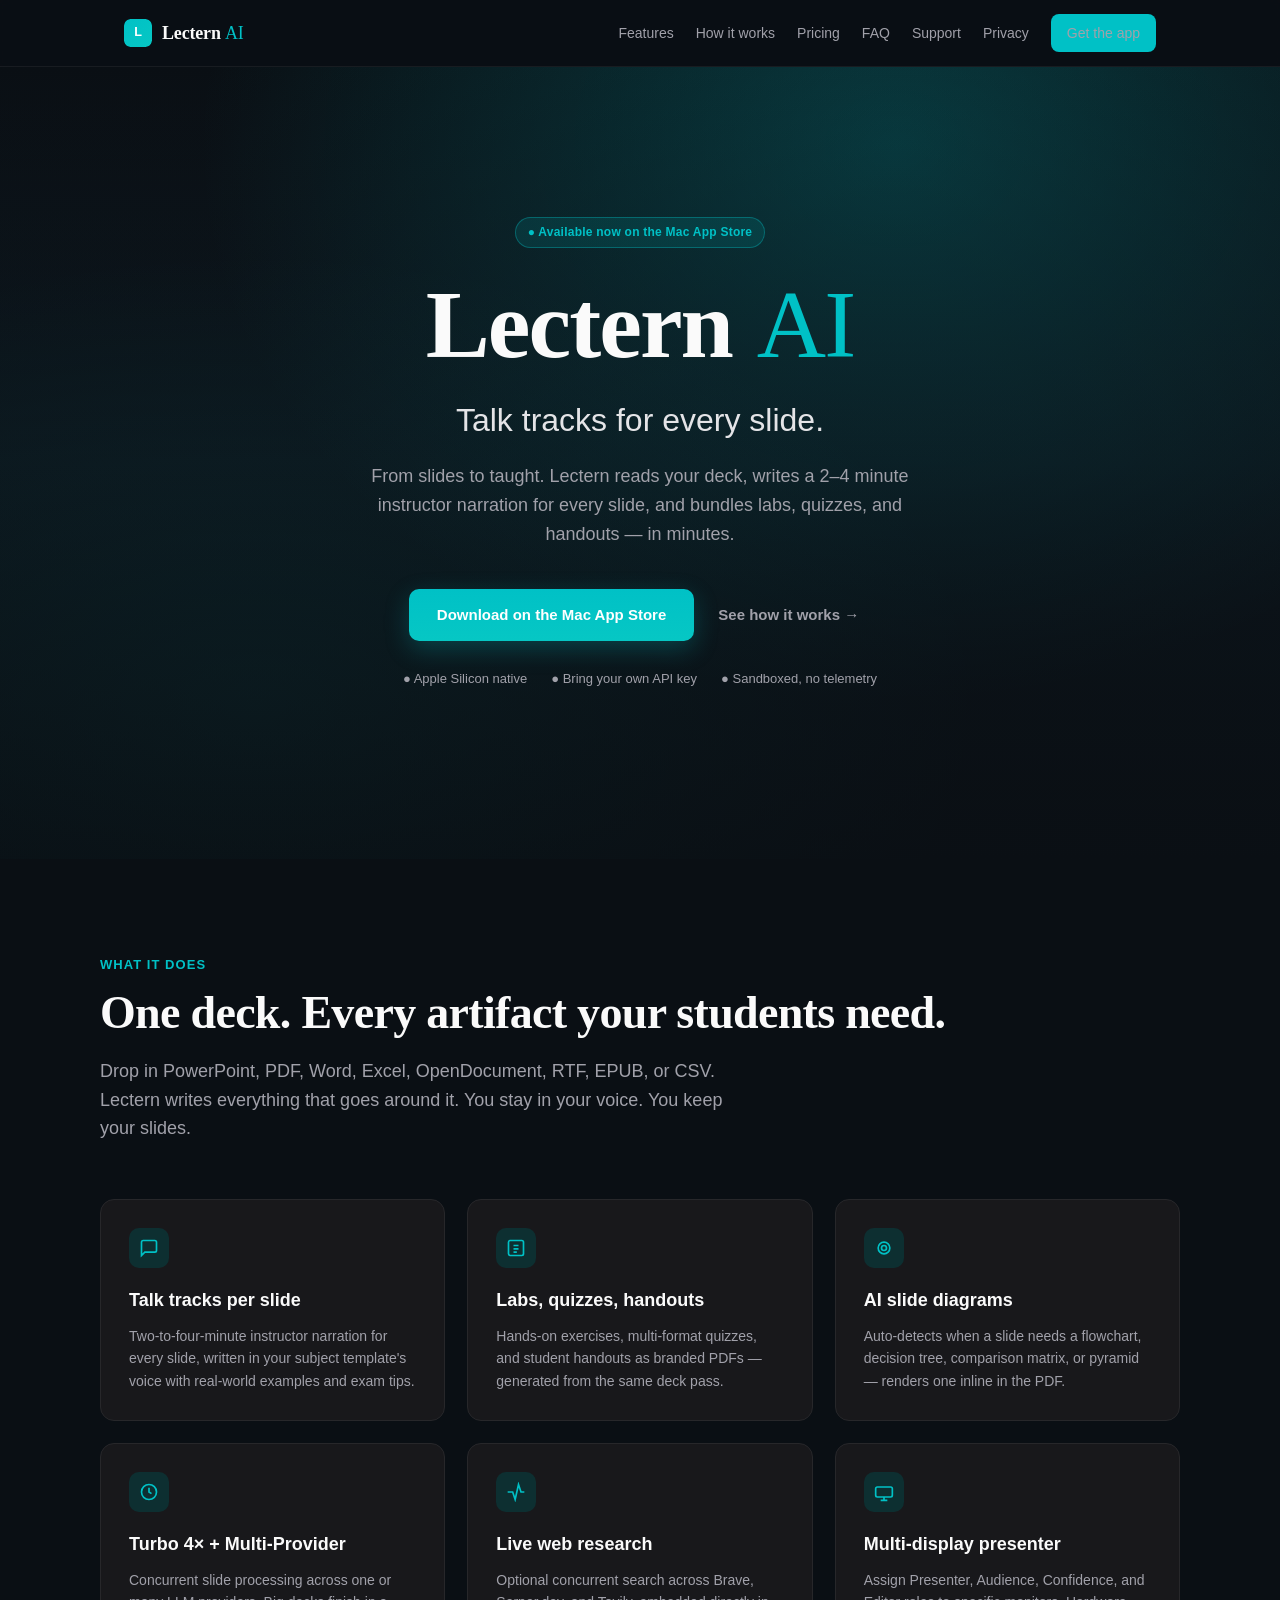
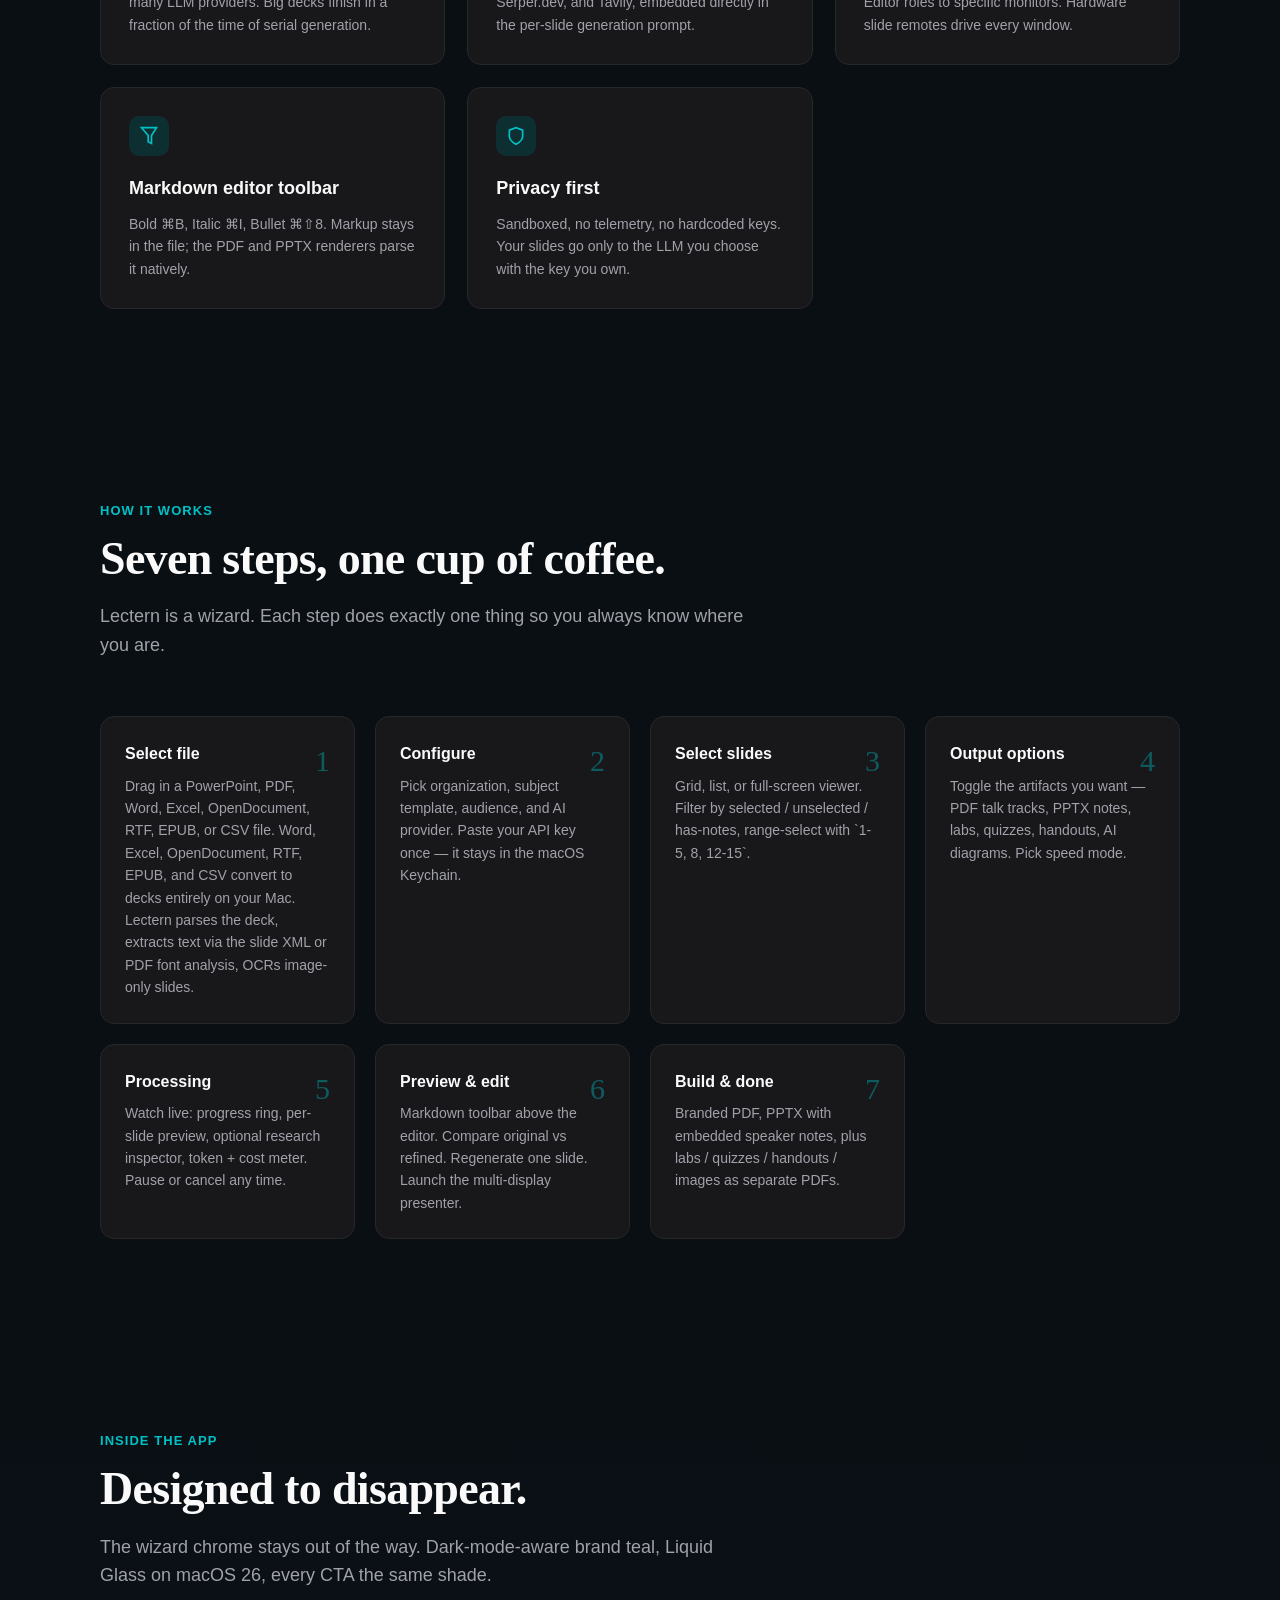
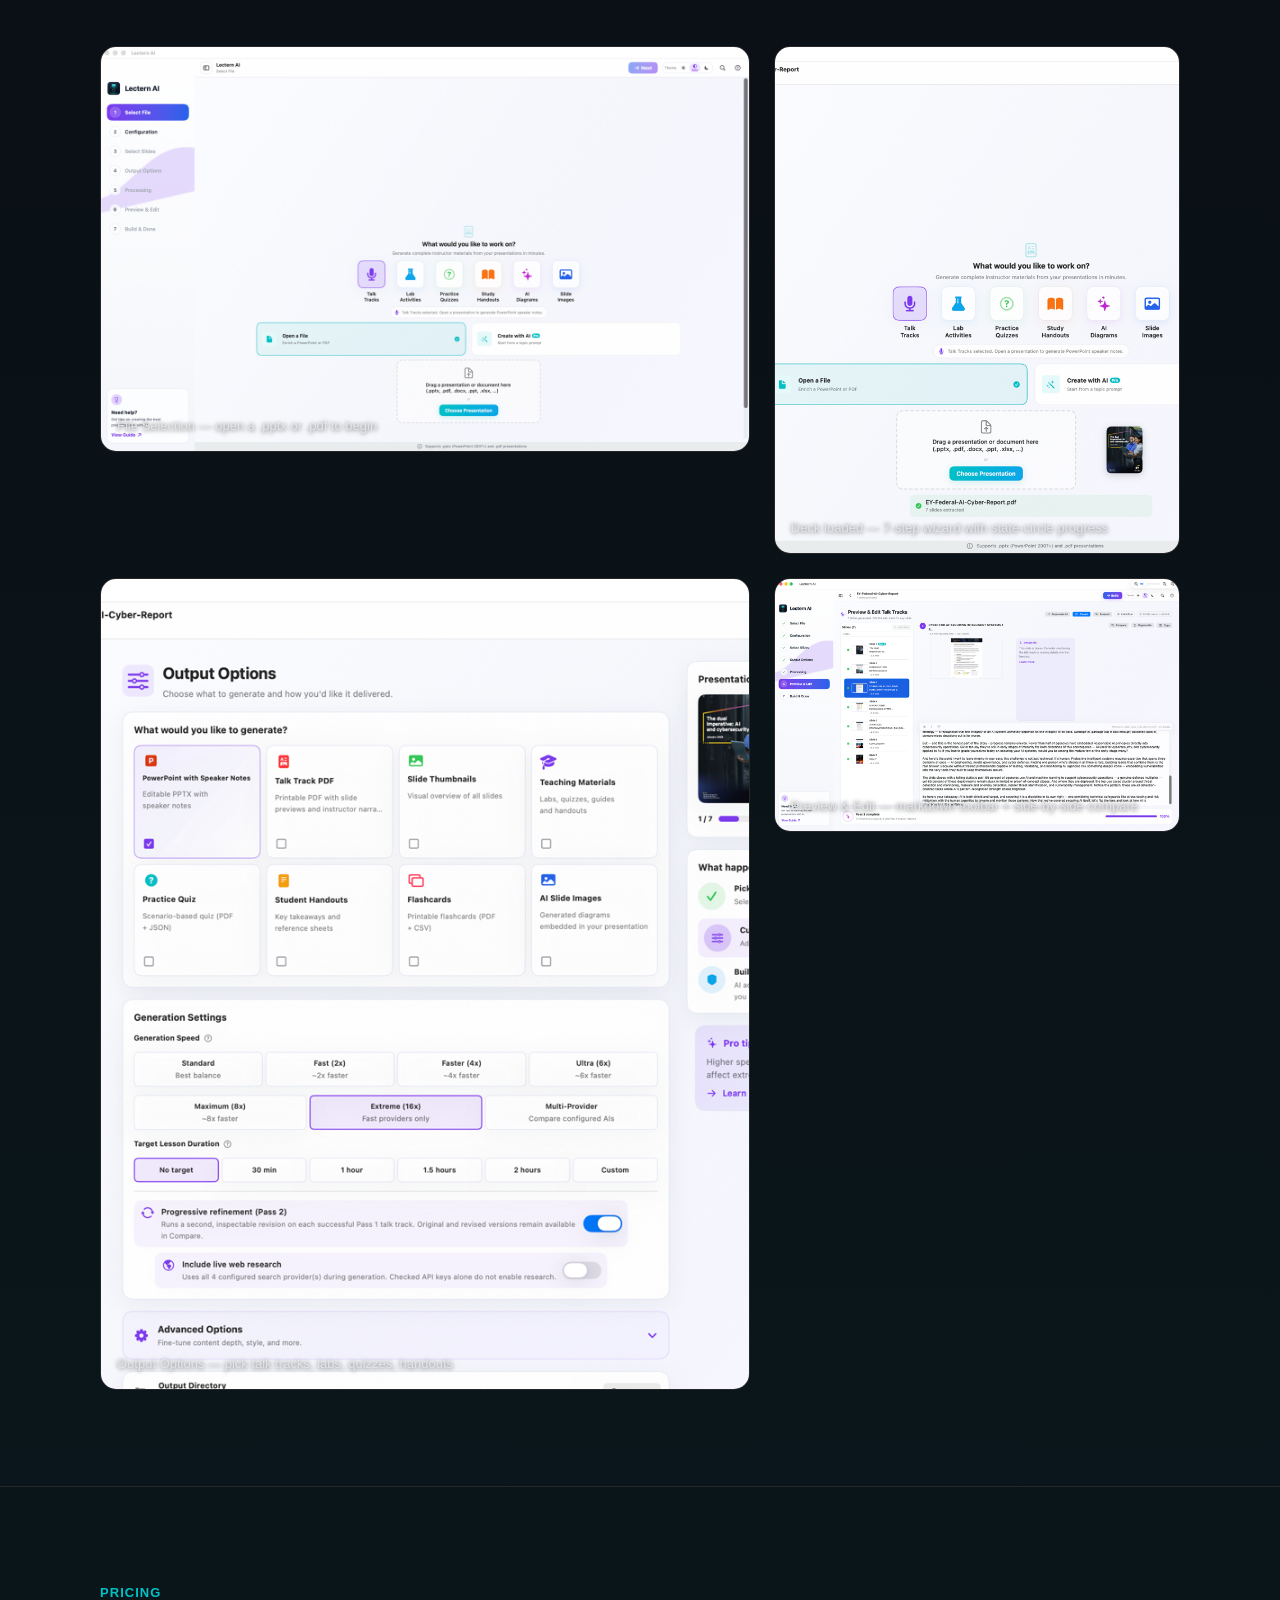
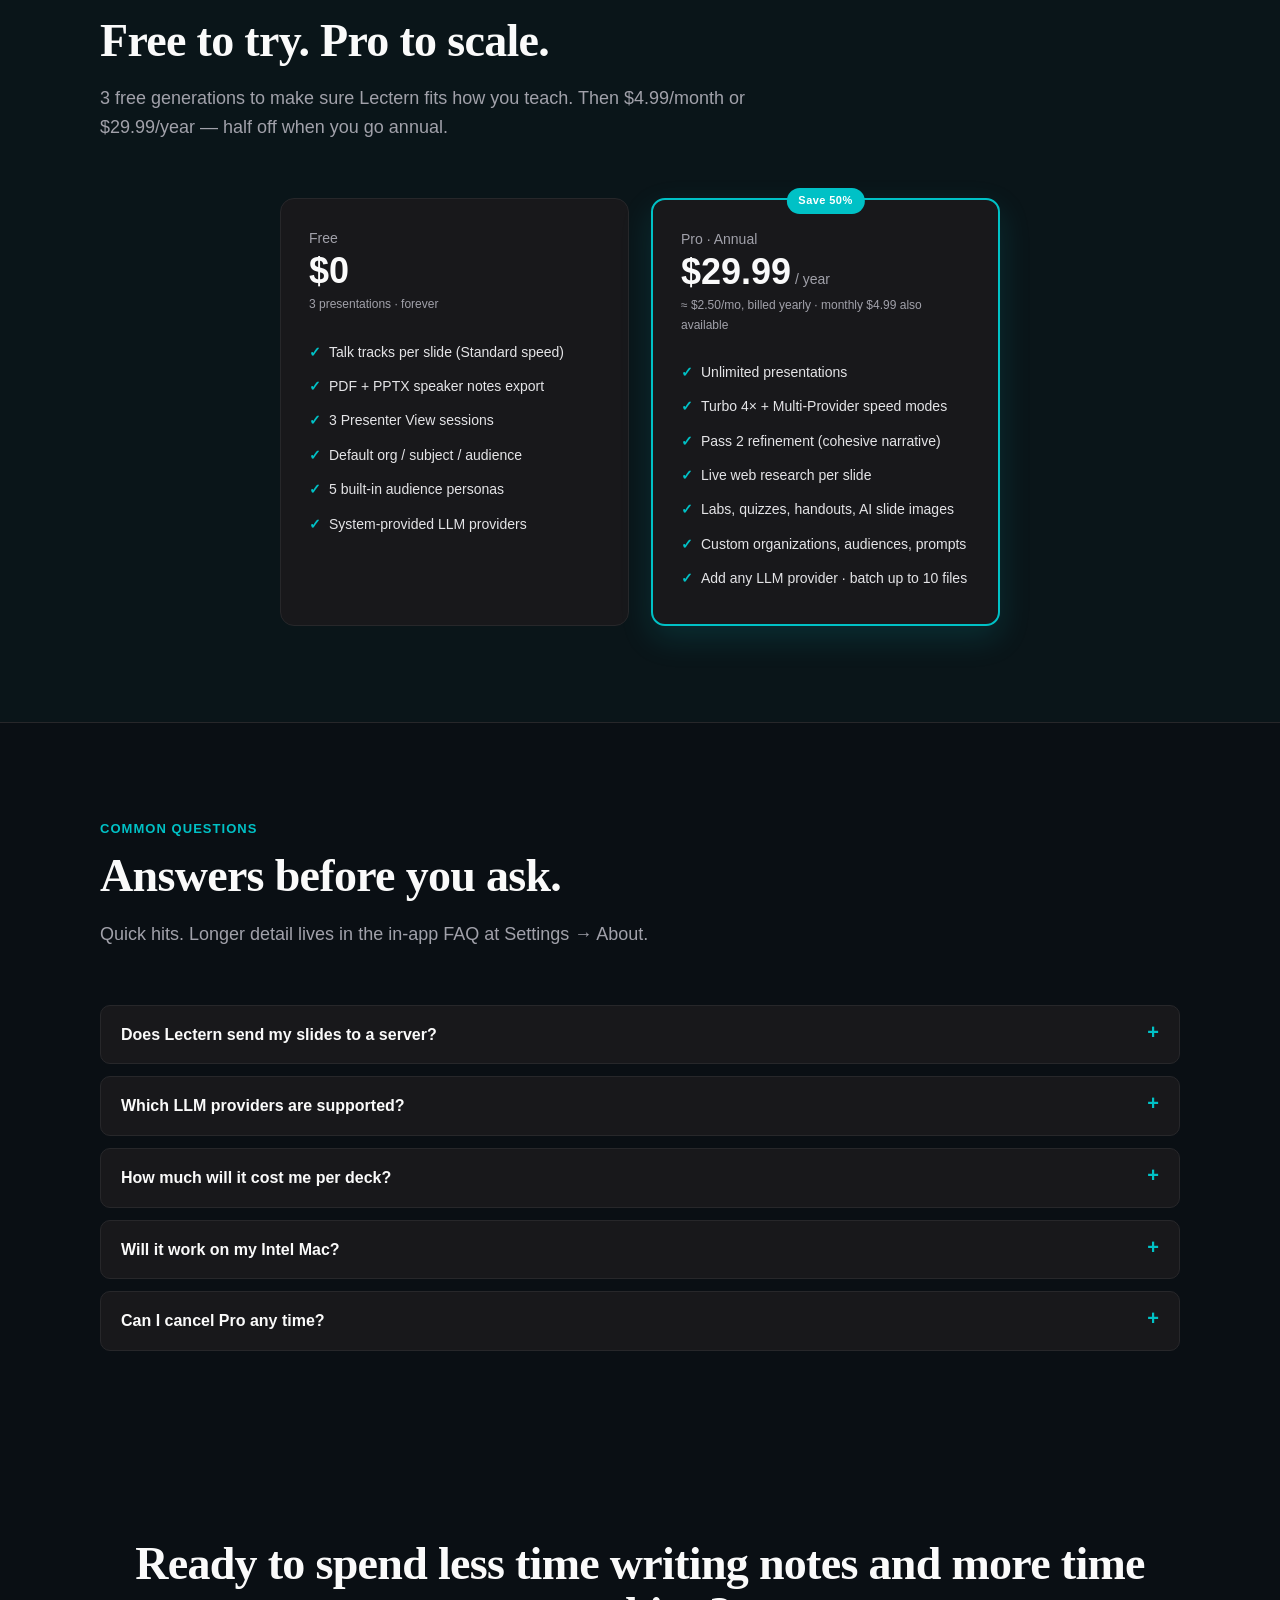
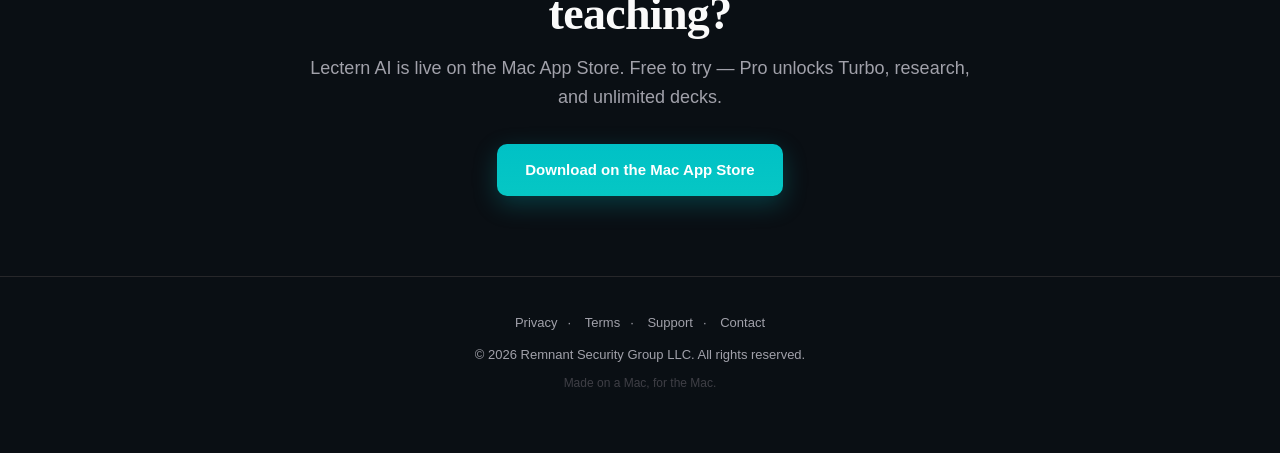
<file: index.html>
<!DOCTYPE html>
<html lang="en">
<head>
  <meta charset="UTF-8" />
  <meta name="viewport" content="width=device-width, initial-scale=1.0" />
  <title>Lectern AI — Talk tracks for every slide.</title>
  <link rel="canonical" href="https://lectern.remnantsecurity.com/" />
  <meta name="description" content="Lectern AI turns PowerPoint and PDF decks into instructor-ready teaching packages — talk tracks, labs, quizzes, handouts, AI diagrams — in minutes, on your Mac." />
  <meta property="og:site_name" content="Lectern AI">
  <meta property="og:url" content="https://lectern.remnantsecurity.com/">
  <link rel="icon" type="image/svg+xml" href="/favicon.svg" />
  <link rel="apple-touch-icon" sizes="180x180" href="/apple-touch-icon.png" />
  <meta property="og:title" content="Lectern AI — Talk tracks for every slide." />
  <meta property="og:description" content="From slides to taught. Lectern reads your deck, writes a 2–4 minute talk track for every slide, and bundles labs, quizzes, and handouts. Native macOS, BYOK." />
  <meta property="og:image" content="https://lectern.remnantsecurity.com/og-card.png" />
  <meta property="og:image:width" content="1200" />
  <meta property="og:image:height" content="630" />
  <meta property="og:image:alt" content="Lectern AI: Talk tracks for every slide — Native macOS, BYOK." />
  <meta property="og:type" content="website" />
  <meta name="twitter:card" content="summary_large_image" />
  <meta name="theme-color" content="#0A0F14" />
  <style>
    :root {
      --brand: #00C1C6;
      --brand-dark: #06C7C4;
      --brand-hover: #33D1D5;
      --brand-muted: #0D2F31;
      --accent-amber: #F59E0B;
      --navy: #0A0F14;
      --slate: #1C1C1E;
      --neutral-100: #18181B;
      --neutral-200: #27272A;
      --neutral-300: #3F3F46;
      --neutral-500: #A1A1AA;
      --neutral-700: #E4E4E7;
      --neutral-900: #FAFAFA;
    }
    * { box-sizing: border-box; margin: 0; padding: 0; }
    html { scroll-behavior: smooth; }
    body {
      background: var(--navy);
      color: var(--neutral-700);
      font-family: -apple-system, BlinkMacSystemFont, "Segoe UI", Roboto, Helvetica, sans-serif;
      line-height: 1.6;
      -webkit-font-smoothing: antialiased;
      text-rendering: optimizeLegibility;
    }
    a { color: var(--brand); text-decoration: none; }
    a:hover { color: var(--brand-hover); }

    /* ── Nav ─────────────────────────────────────────────── */
    nav.topbar {
      position: sticky; top: 0; z-index: 50;
      backdrop-filter: blur(18px) saturate(140%);
      -webkit-backdrop-filter: blur(18px) saturate(140%);
      background: rgba(10, 15, 20, 0.7);
      border-bottom: 1px solid rgba(255, 255, 255, 0.06);
    }
    nav.topbar .inner {
      max-width: 1080px; margin: 0 auto;
      padding: 14px 24px;
      display: flex; align-items: center; gap: 16px;
    }
    nav.topbar .brand-mark {
      display: flex; align-items: center; gap: 10px;
      color: var(--neutral-900);
    }
    nav.topbar .brand-mark img { width: 28px; height: 28px; border-radius: 6px; }
    nav.topbar .brand-mark .name {
      font-family: "New York", Charter, Georgia, serif;
      font-weight: 600; font-size: 18px; letter-spacing: -0.01em;
    }
    nav.topbar .brand-mark .name .ai {
      font-weight: 300; color: var(--brand);
    }
    nav.topbar .links { margin-left: auto; display: flex; gap: 22px; align-items: center; }
    nav.topbar .links a {
      color: var(--neutral-500); font-size: 14px; font-weight: 500;
    }
    nav.topbar .links a:hover { color: var(--neutral-900); }
    nav.topbar .cta {
      padding: 8px 16px;
      background: var(--brand); color: #fff;
      border-radius: 8px; font-size: 13px; font-weight: 600;
    }
    nav.topbar .cta:hover { background: var(--brand-hover); color: #fff; }

    /* ── Hero ────────────────────────────────────────────── */
    header.hero {
      position: relative;
      min-height: 88vh;
      display: flex; align-items: center; justify-content: center;
      padding: 80px 24px 100px;
      overflow: hidden;
    }
    header.hero::before {
      content: "";
      position: absolute; inset: 0;
      background:
        radial-gradient(ellipse at 70% 10%, rgba(0,193,198,0.28), transparent 55%),
        radial-gradient(ellipse at 20% 80%, rgba(6,199,196,0.12), transparent 50%),
        linear-gradient(180deg, #0A0F14 0%, #0D1A22 50%, #0A0F14 100%);
      z-index: 0;
    }
    header.hero::after {
      content: "";
      position: absolute; inset: 0;
      background: linear-gradient(180deg, rgba(10,15,20,0.15) 0%, rgba(10,15,20,0.75) 100%);
      z-index: 1;
    }
    header.hero .inner {
      position: relative; z-index: 2;
      max-width: 760px; text-align: center;
    }
    header.hero .badge {
      display: inline-flex; align-items: center; gap: 6px;
      padding: 5px 12px;
      background: rgba(0, 193, 198, 0.12);
      border: 1px solid rgba(0, 193, 198, 0.35);
      color: var(--brand);
      border-radius: 999px;
      font-size: 12px; font-weight: 600;
      margin-bottom: 28px;
      letter-spacing: 0.02em;
    }
    .wordmark {
      font-size: clamp(52px, 9vw, 96px);
      line-height: 1; margin-bottom: 22px; letter-spacing: -0.02em;
    }
    .wordmark .name {
      font-family: "New York", Charter, "Source Serif Pro", Georgia, serif;
      font-weight: 600; color: var(--neutral-900);
    }
    .wordmark .ai {
      font-family: "New York", Charter, "Source Serif Pro", Georgia, serif;
      font-weight: 300; color: var(--brand);
    }
    .tagline {
      font-size: clamp(22px, 3vw, 32px);
      color: var(--neutral-700);
      margin-bottom: 16px;
      font-weight: 500;
    }
    .subtagline {
      font-size: clamp(15px, 1.7vw, 18px);
      color: var(--neutral-500);
      max-width: 580px; margin: 0 auto 40px;
    }
    .cta-row { display: flex; gap: 12px; justify-content: center; flex-wrap: wrap; }
    .btn {
      display: inline-flex; align-items: center; gap: 8px;
      padding: 14px 28px; border-radius: 10px;
      font-weight: 600; font-size: 15px;
      transition: transform 0.15s ease, background 0.15s ease, box-shadow 0.15s ease;
    }
    .btn-primary {
      background: linear-gradient(180deg, var(--brand) 0%, var(--brand-dark) 100%);
      color: #fff;
      box-shadow: 0 8px 24px rgba(0, 193, 198, 0.25);
    }
    .btn-primary:hover { transform: translateY(-1px); box-shadow: 0 12px 32px rgba(0, 193, 198, 0.35); color: #fff; }
    .btn-secondary {
      border: 1.5px solid var(--brand);
      color: var(--brand);
    }
    .btn-secondary:hover { background: var(--brand-muted); transform: translateY(-1px); }
    .btn-ghost {
      color: var(--neutral-500);
      padding: 14px 12px;
    }
    .btn-ghost:hover { color: var(--neutral-900); }
    .hero-meta {
      display: flex; gap: 24px; justify-content: center; flex-wrap: wrap;
      margin-top: 28px;
      color: var(--neutral-500); font-size: 13px;
    }
    .hero-meta span { display: inline-flex; align-items: center; gap: 6px; }
    .hero-meta svg { width: 14px; height: 14px; color: var(--brand); }

    /* ── Sections ────────────────────────────────────────── */
    section { padding: 96px 24px; }
    section .container { max-width: 1080px; margin: 0 auto; }
    section .eyebrow {
      color: var(--brand);
      font-size: 13px; font-weight: 600; letter-spacing: 0.08em;
      text-transform: uppercase; margin-bottom: 12px;
    }
    section h2 {
      font-family: "New York", Charter, Georgia, serif;
      font-weight: 600;
      font-size: clamp(30px, 4.5vw, 46px);
      color: var(--neutral-900);
      margin-bottom: 18px; letter-spacing: -0.015em;
      line-height: 1.1;
    }
    section .lead {
      font-size: 18px; color: var(--neutral-500);
      max-width: 660px; margin-bottom: 56px;
    }

    /* ── How it works ─────────────────────────────────────── */
    .steps { display: grid; grid-template-columns: repeat(auto-fit, minmax(220px, 1fr)); gap: 20px; }
    .step {
      padding: 24px;
      background: var(--neutral-100);
      border: 1px solid var(--neutral-200);
      border-radius: 14px;
      position: relative;
    }
    .step .num {
      position: absolute; top: 20px; right: 24px;
      font-family: "New York", Georgia, serif;
      font-size: 30px; font-weight: 300;
      color: rgba(0, 193, 198, 0.4);
    }
    .step h3 {
      color: var(--neutral-900);
      font-size: 16px; font-weight: 600;
      margin-bottom: 8px;
      padding-right: 36px;
    }
    .step p { font-size: 14px; color: var(--neutral-500); }

    /* ── Features ─────────────────────────────────────────── */
    .features { display: grid; grid-template-columns: repeat(auto-fit, minmax(260px, 1fr)); gap: 22px; }
    .feature {
      padding: 28px;
      background: var(--neutral-100);
      border: 1px solid var(--neutral-200);
      border-radius: 14px;
      transition: border-color 0.15s ease, transform 0.15s ease;
    }
    .feature:hover { border-color: rgba(0, 193, 198, 0.35); transform: translateY(-2px); }
    .feature h3 { color: var(--neutral-900); font-size: 18px; font-weight: 600; margin-bottom: 10px; }
    .feature p { font-size: 14px; color: var(--neutral-500); }
    .feature .icon {
      width: 40px; height: 40px;
      display: inline-flex; align-items: center; justify-content: center;
      background: var(--brand-muted);
      color: var(--brand);
      border-radius: 10px;
      margin-bottom: 18px;
    }
    .feature .icon svg { width: 20px; height: 20px; }

    /* ── Screenshots ──────────────────────────────────── */
    section.screens { background: linear-gradient(180deg, transparent 0%, rgba(0, 193, 198, 0.04) 100%); }
    .screen-grid { display: grid; grid-template-columns: 1.6fr 1fr; gap: 24px; }
    @media (max-width: 760px) { .screen-grid { grid-template-columns: 1fr; } }
    .screen {
      background: var(--neutral-100);
      border: 1px solid var(--neutral-200);
      border-radius: 16px;
      padding: 0; overflow: hidden;
      position: relative;
      aspect-ratio: 16/10;
      display: flex; align-items: center; justify-content: center;
      color: var(--neutral-300); font-size: 13px;
    }
    .screen.tall { aspect-ratio: 4/5; }
    .screen img { width: 100%; height: 100%; object-fit: cover; display: block; }
    .screen .placeholder {
      text-align: center; color: var(--neutral-300);
      padding: 24px;
    }
    .screen .placeholder code {
      display: block; margin-top: 8px;
      font-family: ui-monospace, SFMono-Regular, monospace; font-size: 12px;
      color: var(--brand);
    }
    .screen .caption {
      position: absolute; bottom: 14px; left: 16px; right: 16px;
      color: var(--neutral-700); font-size: 13px; font-weight: 500;
      text-shadow: 0 1px 4px rgba(0,0,0,0.6);
    }

    /* ── Pricing strip ──────────────────────────────────── */
    section.pricing { background: rgba(0, 193, 198, 0.03); border-top: 1px solid var(--neutral-200); border-bottom: 1px solid var(--neutral-200); }
    .pricing-grid { display: grid; grid-template-columns: 1fr 1fr; gap: 22px; max-width: 720px; margin: 0 auto; }
    @media (max-width: 600px) { .pricing-grid { grid-template-columns: 1fr; } }
    .plan {
      padding: 28px;
      background: var(--neutral-100);
      border: 1px solid var(--neutral-200);
      border-radius: 14px;
      position: relative;
    }
    .plan.featured {
      border-color: var(--brand); border-width: 2px;
      box-shadow: 0 12px 32px rgba(0, 193, 198, 0.15);
    }
    .plan .save {
      position: absolute; top: -12px; left: 50%; transform: translateX(-50%);
      background: var(--brand); color: #fff;
      padding: 4px 12px; border-radius: 999px;
      font-size: 11px; font-weight: 700; letter-spacing: 0.04em;
    }
    .plan .name { color: var(--neutral-500); font-size: 14px; font-weight: 500; margin-bottom: 4px; }
    .plan .price { color: var(--neutral-900); font-size: 36px; font-weight: 700; line-height: 1; }
    .plan .price small { font-size: 14px; font-weight: 500; color: var(--neutral-500); }
    .plan .sub { color: var(--neutral-500); font-size: 12px; margin-top: 6px; }
    .plan ul { list-style: none; margin: 20px 0 0; padding: 0; }
    .plan li { padding: 6px 0; color: var(--neutral-700); font-size: 14px; display: flex; gap: 8px; align-items: baseline; }
    .plan li::before { content: "✓"; color: var(--brand); font-weight: 700; }

    /* ── FAQ ──────────────────────────────────────────── */
    .faq details {
      border: 1px solid var(--neutral-200);
      border-radius: 10px;
      padding: 16px 20px;
      margin-bottom: 12px;
      background: var(--neutral-100);
    }
    .faq summary {
      cursor: pointer; font-weight: 600; color: var(--neutral-900);
      list-style: none; padding: 0;
    }
    .faq summary::after { content: "+"; float: right; color: var(--brand); font-size: 20px; line-height: 1; }
    .faq details[open] summary::after { content: "−"; }
    .faq details > div { padding-top: 12px; color: var(--neutral-500); font-size: 14px; }

    /* ── CTA banner ───────────────────────────────────── */
    section.final-cta { text-align: center; padding: 80px 24px; }
    section.final-cta h2 { margin-bottom: 14px; }
    section.final-cta .lead { margin: 0 auto 32px; }

    /* ── Footer ─────────────────────────────────────── */
    footer {
      padding: 36px 24px 60px;
      text-align: center;
      color: var(--neutral-500); font-size: 13px;
      border-top: 1px solid var(--neutral-200);
    }
    footer .links { margin-bottom: 12px; }
    footer .links a { margin: 0 10px; color: var(--neutral-500); }
    footer .links a:hover { color: var(--neutral-900); }
    footer .made { font-size: 12px; color: var(--neutral-300); margin-top: 8px; }
  </style>
<style>
    /* Mobile-only note beside Mac App Store buttons. Hidden on desktop. */
    .mac-app-cta { display: contents; }
    .mac-app-note { display: none; }
    @media (max-width: 768px) {
      nav.topbar .inner { flex-wrap: wrap; }
      nav.topbar .links {
        flex-wrap: wrap;
        justify-content: flex-end;
        row-gap: 8px;
        column-gap: 12px;
      }
      .mac-app-note {
        display: block;
        box-sizing: border-box;
        width: 100%;
        max-width: 36em;
        margin: 8px 0 0;
        padding: 10px 12px;
        border: 1px solid var(--neutral-200);
        border-radius: 8px;
        background: var(--neutral-100);
        color: var(--neutral-700);
        font-size: 13px;
        font-weight: 500;
        line-height: 1.45;
        text-align: left;
      }
      .mac-app-note a {
        font-weight: 700;
        text-decoration: underline;
        text-underline-offset: 2px;
      }
      nav.topbar .mac-app-note {
        flex: 1 0 100%;
        max-width: none;
        margin: 8px 0 0;
        order: 2;
      }
      .cta-row .mac-app-note {
        flex: 1 0 100%;
        max-width: 36em;
      }
    }
</style>
</head>
<body>
  <nav class="topbar">
    <div class="inner">
      <a href="/" class="brand-mark">
        <img src="favicon.svg" alt="Lectern AI icon" />
        <span class="name">Lectern <span class="ai">AI</span></span>
      </a>
      <div class="links">
        <a href="#features">Features</a>
        <a href="#how-it-works">How it works</a>
        <a href="#pricing">Pricing</a>
        <a href="#faq">FAQ</a>
        <a href="/support.html">Support</a>
        <a href="/privacy.html">Privacy</a>
        <a href="https://apps.apple.com/us/app/lectern-ai/id6761786041?mt=12&amp;ct=EXP-20260903-LECTERN-SITE-01" class="cta">Get the app</a>
      </div>
      <span class="mac-app-note">This is a Mac app. Open this page on your Mac to download. <a href="mailto:?subject=Lectern%20AI%20%E2%80%94%20Mac%20App%20Store%20link&amp;body=This%20is%20a%20Mac%20app%2E%20Open%20this%20link%20on%20your%20Mac%20to%20download%3A%0A%0Ahttps%3A%2F%2Fapps%2Eapple%2Ecom%2Fus%2Fapp%2Flectern-ai%2Fid6761786041%3Fmt%3D12%26ct%3DEXP-20260903-LECTERN-SITE-01">Email me the link</a></span>
    </div>
  </nav>

  <header class="hero" id="top">
    <div class="inner">
      <span class="badge">● Available now on the Mac App Store</span>
      <h1 class="wordmark"><span class="name">Lectern</span> <span class="ai">AI</span></h1>
      <p class="tagline">Talk tracks for every slide.</p>
      <p class="subtagline">From slides to taught. Lectern reads your deck, writes a 2–4 minute instructor narration for every slide, and bundles labs, quizzes, and handouts — in minutes.</p>
      <div class="cta-row">
        <span class="mac-app-cta"><a href="https://apps.apple.com/us/app/lectern-ai/id6761786041?mt=12&amp;ct=EXP-20260903-LECTERN-SITE-01" class="btn btn-primary">Download on the Mac App Store</a><span class="mac-app-note">This is a Mac app. Open this page on your Mac to download. <a href="mailto:?subject=Lectern%20AI%20%E2%80%94%20Mac%20App%20Store%20link&amp;body=This%20is%20a%20Mac%20app%2E%20Open%20this%20link%20on%20your%20Mac%20to%20download%3A%0A%0Ahttps%3A%2F%2Fapps%2Eapple%2Ecom%2Fus%2Fapp%2Flectern-ai%2Fid6761786041%3Fmt%3D12%26ct%3DEXP-20260903-LECTERN-SITE-01">Email me the link</a></span></span>
        <a href="#how-it-works" class="btn btn-ghost">See how it works →</a>
      </div>
      <div class="hero-meta">
        <span>● Apple Silicon native</span>
        <span>● Bring your own API key</span>
        <span>● Sandboxed, no telemetry</span>
      </div>
    </div>
  </header>

  <section id="features">
    <div class="container">
      <div class="eyebrow">What it does</div>
      <h2>One deck. Every artifact your students need.</h2>
      <p class="lead">Drop in PowerPoint, PDF, Word, Excel, OpenDocument, RTF, EPUB, or CSV. Lectern writes everything that goes around it. You stay in your voice. You keep your slides.</p>
      <div class="features">
        <div class="feature">
          <div class="icon"><svg viewBox="0 0 24 24" fill="none" stroke="currentColor" stroke-width="2"><path d="M21 15a2 2 0 0 1-2 2H7l-4 4V5a2 2 0 0 1 2-2h14a2 2 0 0 1 2 2z"/></svg></div>
          <h3>Talk tracks per slide</h3>
          <p>Two-to-four-minute instructor narration for every slide, written in your subject template's voice with real-world examples and exam tips.</p>
        </div>
        <div class="feature">
          <div class="icon"><svg viewBox="0 0 24 24" fill="none" stroke="currentColor" stroke-width="2"><rect x="3" y="3" width="18" height="18" rx="2"/><path d="M9 9h6M9 13h6M9 17h4"/></svg></div>
          <h3>Labs, quizzes, handouts</h3>
          <p>Hands-on exercises, multi-format quizzes, and student handouts as branded PDFs — generated from the same deck pass.</p>
        </div>
        <div class="feature">
          <div class="icon"><svg viewBox="0 0 24 24" fill="none" stroke="currentColor" stroke-width="2"><circle cx="12" cy="12" r="3"/><path d="M19 12a7 7 0 0 1-14 0 7 7 0 0 1 14 0z"/></svg></div>
          <h3>AI slide diagrams</h3>
          <p>Auto-detects when a slide needs a flowchart, decision tree, comparison matrix, or pyramid — renders one inline in the PDF.</p>
        </div>
        <div class="feature">
          <div class="icon"><svg viewBox="0 0 24 24" fill="none" stroke="currentColor" stroke-width="2"><path d="M21 12a9 9 0 1 1-18 0 9 9 0 0 1 18 0z"/><path d="M12 7v5l3 2"/></svg></div>
          <h3>Turbo 4× + Multi-Provider</h3>
          <p>Concurrent slide processing across one or many LLM providers. Big decks finish in a fraction of the time of serial generation.</p>
        </div>
        <div class="feature">
          <div class="icon"><svg viewBox="0 0 24 24" fill="none" stroke="currentColor" stroke-width="2"><path d="M2 12h6l3 9 4-18 3 9h4"/></svg></div>
          <h3>Live web research</h3>
          <p>Optional concurrent search across Brave, Serper.dev, and Tavily, embedded directly in the per-slide generation prompt.</p>
        </div>
        <div class="feature">
          <div class="icon"><svg viewBox="0 0 24 24" fill="none" stroke="currentColor" stroke-width="2"><rect x="2" y="6" width="20" height="12" rx="2"/><path d="M8 22h8M12 18v4"/></svg></div>
          <h3>Multi-display presenter</h3>
          <p>Assign Presenter, Audience, Confidence, and Editor roles to specific monitors. Hardware slide remotes drive every window.</p>
        </div>
        <div class="feature">
          <div class="icon"><svg viewBox="0 0 24 24" fill="none" stroke="currentColor" stroke-width="2"><path d="M21 2H3l8 9.5V19l4 2v-9.5z"/></svg></div>
          <h3>Markdown editor toolbar</h3>
          <p>Bold ⌘B, Italic ⌘I, Bullet ⌘⇧8. Markup stays in the file; the PDF and PPTX renderers parse it natively.</p>
        </div>
        <div class="feature">
          <div class="icon"><svg viewBox="0 0 24 24" fill="none" stroke="currentColor" stroke-width="2"><path d="M12 22s8-4 8-10V5l-8-3-8 3v7c0 6 8 10 8 10z"/></svg></div>
          <h3>Privacy first</h3>
          <p>Sandboxed, no telemetry, no hardcoded keys. Your slides go only to the LLM you choose with the key you own.</p>
        </div>
      </div>
    </div>
  </section>

  <section id="how-it-works">
    <div class="container">
      <div class="eyebrow">How it works</div>
      <h2>Seven steps, one cup of coffee.</h2>
      <p class="lead">Lectern is a wizard. Each step does exactly one thing so you always know where you are.</p>
      <div class="steps">
        <div class="step"><span class="num">1</span><h3>Select file</h3><p>Drag in a PowerPoint, PDF, Word, Excel, OpenDocument, RTF, EPUB, or CSV file. Word, Excel, OpenDocument, RTF, EPUB, and CSV convert to decks entirely on your Mac. Lectern parses the deck, extracts text via the slide XML or PDF font analysis, OCRs image-only slides.</p></div>
        <div class="step"><span class="num">2</span><h3>Configure</h3><p>Pick organization, subject template, audience, and AI provider. Paste your API key once — it stays in the macOS Keychain.</p></div>
        <div class="step"><span class="num">3</span><h3>Select slides</h3><p>Grid, list, or full-screen viewer. Filter by selected / unselected / has-notes, range-select with `1-5, 8, 12-15`.</p></div>
        <div class="step"><span class="num">4</span><h3>Output options</h3><p>Toggle the artifacts you want — PDF talk tracks, PPTX notes, labs, quizzes, handouts, AI diagrams. Pick speed mode.</p></div>
        <div class="step"><span class="num">5</span><h3>Processing</h3><p>Watch live: progress ring, per-slide preview, optional research inspector, token + cost meter. Pause or cancel any time.</p></div>
        <div class="step"><span class="num">6</span><h3>Preview &amp; edit</h3><p>Markdown toolbar above the editor. Compare original vs refined. Regenerate one slide. Launch the multi-display presenter.</p></div>
        <div class="step"><span class="num">7</span><h3>Build &amp; done</h3><p>Branded PDF, PPTX with embedded speaker notes, plus labs / quizzes / handouts / images as separate PDFs.</p></div>
      </div>
    </div>
  </section>

  <section class="screens">
    <div class="container">
      <div class="eyebrow">Inside the app</div>
      <h2>Designed to disappear.</h2>
      <p class="lead">The wizard chrome stays out of the way. Dark-mode-aware brand teal, Liquid Glass on macOS 26, every CTA the same shade.</p>
      <div class="screen-grid">
        <div class="screen">
          <img src="screenshots/build-20/01-preview-edit.png" alt="Lectern File Selection step with the wizard chrome and a sample PowerPoint loaded" onerror="this.style.display='none'; this.nextElementSibling.style.display='block';" />
          <div class="placeholder" style="display:none">File Selection<code>marketing/screenshots/build-20/01-preview-edit.png</code></div>
          <div class="caption">File Selection — open a .pptx or .pdf to begin</div>
        </div>
        <div class="screen tall">
          <img src="screenshots/build-20/02-sidebar.png" alt="Lectern File Selection step with a deck loaded and ready to process" onerror="this.style.display='none'; this.nextElementSibling.style.display='block';" />
          <div class="placeholder" style="display:none">Deck loaded<code>marketing/screenshots/build-20/02-sidebar.png</code></div>
          <div class="caption">Deck loaded — 7-step wizard with state-circle progress</div>
        </div>
        <div class="screen tall">
          <img src="screenshots/build-20/03-paywall.png" alt="Lectern Output Options step with talk-track, lab, quiz and handout toggles" onerror="this.style.display='none'; this.nextElementSibling.style.display='block';" />
          <div class="placeholder" style="display:none">Output Options<code>marketing/screenshots/build-20/03-paywall.png</code></div>
          <div class="caption">Output Options — pick talk tracks, labs, quizzes, handouts</div>
        </div>
        <div class="screen">
          <img src="screenshots/build-20/04-build-done.png" alt="Lectern Preview &amp; Edit screen with markdown toolbar and side-by-side compare" onerror="this.style.display='none'; this.nextElementSibling.style.display='block';" />
          <div class="placeholder" style="display:none">Preview &amp; Edit<code>marketing/screenshots/build-20/04-build-done.png</code></div>
          <div class="caption">Preview &amp; Edit — markdown toolbar + side-by-side compare</div>
        </div>
      </div>
    </div>
  </section>

  <section id="pricing" class="pricing">
    <div class="container">
      <div class="eyebrow">Pricing</div>
      <h2>Free to try. Pro to scale.</h2>
      <p class="lead">3 free generations to make sure Lectern fits how you teach. Then $4.99/month or $29.99/year — half off when you go annual.</p>
      <div class="pricing-grid">
        <div class="plan">
          <div class="name">Free</div>
          <div class="price">$0</div>
          <div class="sub">3 presentations · forever</div>
          <ul>
            <li>Talk tracks per slide (Standard speed)</li>
            <li>PDF + PPTX speaker notes export</li>
            <li>3 Presenter View sessions</li>
            <li>Default org / subject / audience</li>
            <li>5 built-in audience personas</li>
            <li>System-provided LLM providers</li>
          </ul>
        </div>
        <div class="plan featured">
          <span class="save">Save 50%</span>
          <div class="name">Pro · Annual</div>
          <div class="price">$29.99<small> / year</small></div>
          <div class="sub">≈ $2.50/mo, billed yearly  ·  monthly $4.99 also available</div>
          <ul>
            <li>Unlimited presentations</li>
            <li>Turbo 4× + Multi-Provider speed modes</li>
            <li>Pass 2 refinement (cohesive narrative)</li>
            <li>Live web research per slide</li>
            <li>Labs, quizzes, handouts, AI slide images</li>
            <li>Custom organizations, audiences, prompts</li>
            <li>Add any LLM provider · batch up to 10 files</li>
          </ul>
        </div>
      </div>
    </div>
  </section>

  <section id="faq" class="faq">
    <div class="container">
      <div class="eyebrow">Common questions</div>
      <h2>Answers before you ask.</h2>
      <p class="lead">Quick hits. Longer detail lives in the in-app FAQ at Settings → About.</p>
      <details>
        <summary>Does Lectern send my slides to a server?</summary>
        <div>No. Lectern is sandboxed and has no servers. Your slide content goes only to the LLM provider you pick, using the API key you own. The macOS Keychain holds your keys locally; Apple's Vision OCR runs on-device.</div>
      </details>
      <details>
        <summary>Which LLM providers are supported?</summary>
        <div>Seven out of the box: MiniMax, Gemini, Claude, DeepSeek, Qwen, Kimi, and Grok. Pro users can add any OpenAI-compatible provider — including local endpoints like Ollama, LM Studio, and vLLM.</div>
      </details>
      <details>
        <summary>How much will it cost me per deck?</summary>
        <div>Token usage and an estimated dollar cost are visible during generation. With MiniMax, a 20–40 slide deck typically runs $0.02–$0.10. Claude / Gemini are roughly 10–20× pricier per token; you trade off cost for output quality.</div>
      </details>
      <details>
        <summary>Will it work on my Intel Mac?</summary>
        <div>Lectern requires macOS 14 (Sonoma) and is built natively for Apple Silicon. It runs on Intel Macs via Rosetta but you'll get the best experience on M-series hardware, especially for OCR and PPTX rendering.</div>
      </details>
      <details>
        <summary>Can I cancel Pro any time?</summary>
        <div>Yes. Manage your subscription from Settings → General → Manage Subscription (or System Settings → Apple ID → Subscriptions). Cancel before the end of the billing period; you keep Pro until the period ends.</div>
      </details>
    </div>
  </section>

  <section id="download" class="final-cta">
    <div class="container">
      <h2>Ready to spend less time writing notes and more time teaching?</h2>
      <p class="lead" style="margin-left:auto; margin-right:auto;">Lectern AI is live on the Mac App Store. Free to try — Pro unlocks Turbo, research, and unlimited decks.</p>
      <div class="cta-row">
        <span class="mac-app-cta"><a href="https://apps.apple.com/us/app/lectern-ai/id6761786041?mt=12&amp;ct=EXP-20260903-LECTERN-SITE-01" class="btn btn-primary">Download on the Mac App Store</a><span class="mac-app-note">This is a Mac app. Open this page on your Mac to download. <a href="mailto:?subject=Lectern%20AI%20%E2%80%94%20Mac%20App%20Store%20link&amp;body=This%20is%20a%20Mac%20app%2E%20Open%20this%20link%20on%20your%20Mac%20to%20download%3A%0A%0Ahttps%3A%2F%2Fapps%2Eapple%2Ecom%2Fus%2Fapp%2Flectern-ai%2Fid6761786041%3Fmt%3D12%26ct%3DEXP-20260903-LECTERN-SITE-01">Email me the link</a></span></span>
      </div>
    </div>
  </section>

  <footer>
    <div class="links">
      <a href="/privacy.html">Privacy</a>·
      <a href="/terms.html">Terms</a>·
      <a href="/support.html">Support</a>·
      <a href="mailto:iantrimble@remnantsecurity.com">Contact</a>
    </div>
    <p>© 2026 Remnant Security Group LLC. All rights reserved.</p>
    <p class="made">Made on a Mac, for the Mac.</p>
  </footer>
<script src="/ct.js" data-fallback-ct="EXP-20260903-LECTERN-SITE-01"></script>
<script src="/posthog.js"></script>
</body>
</html>
</file>
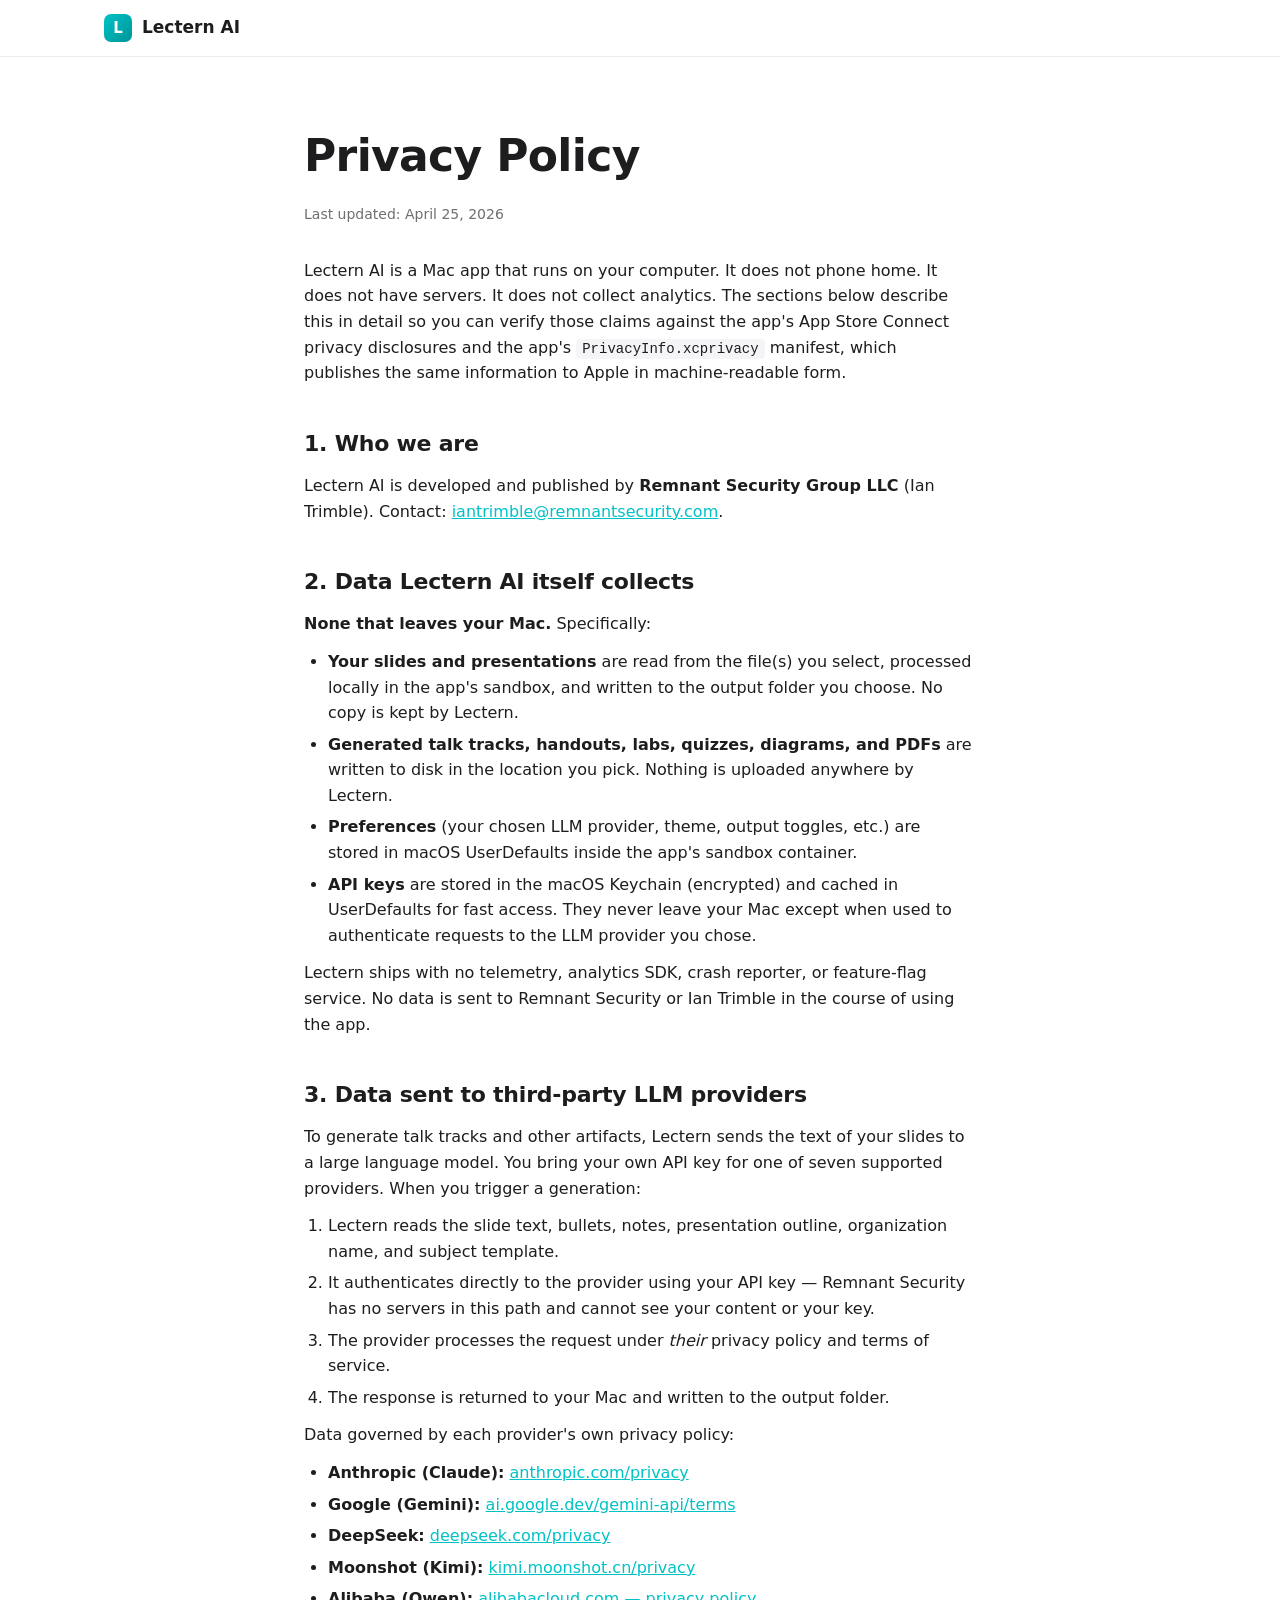
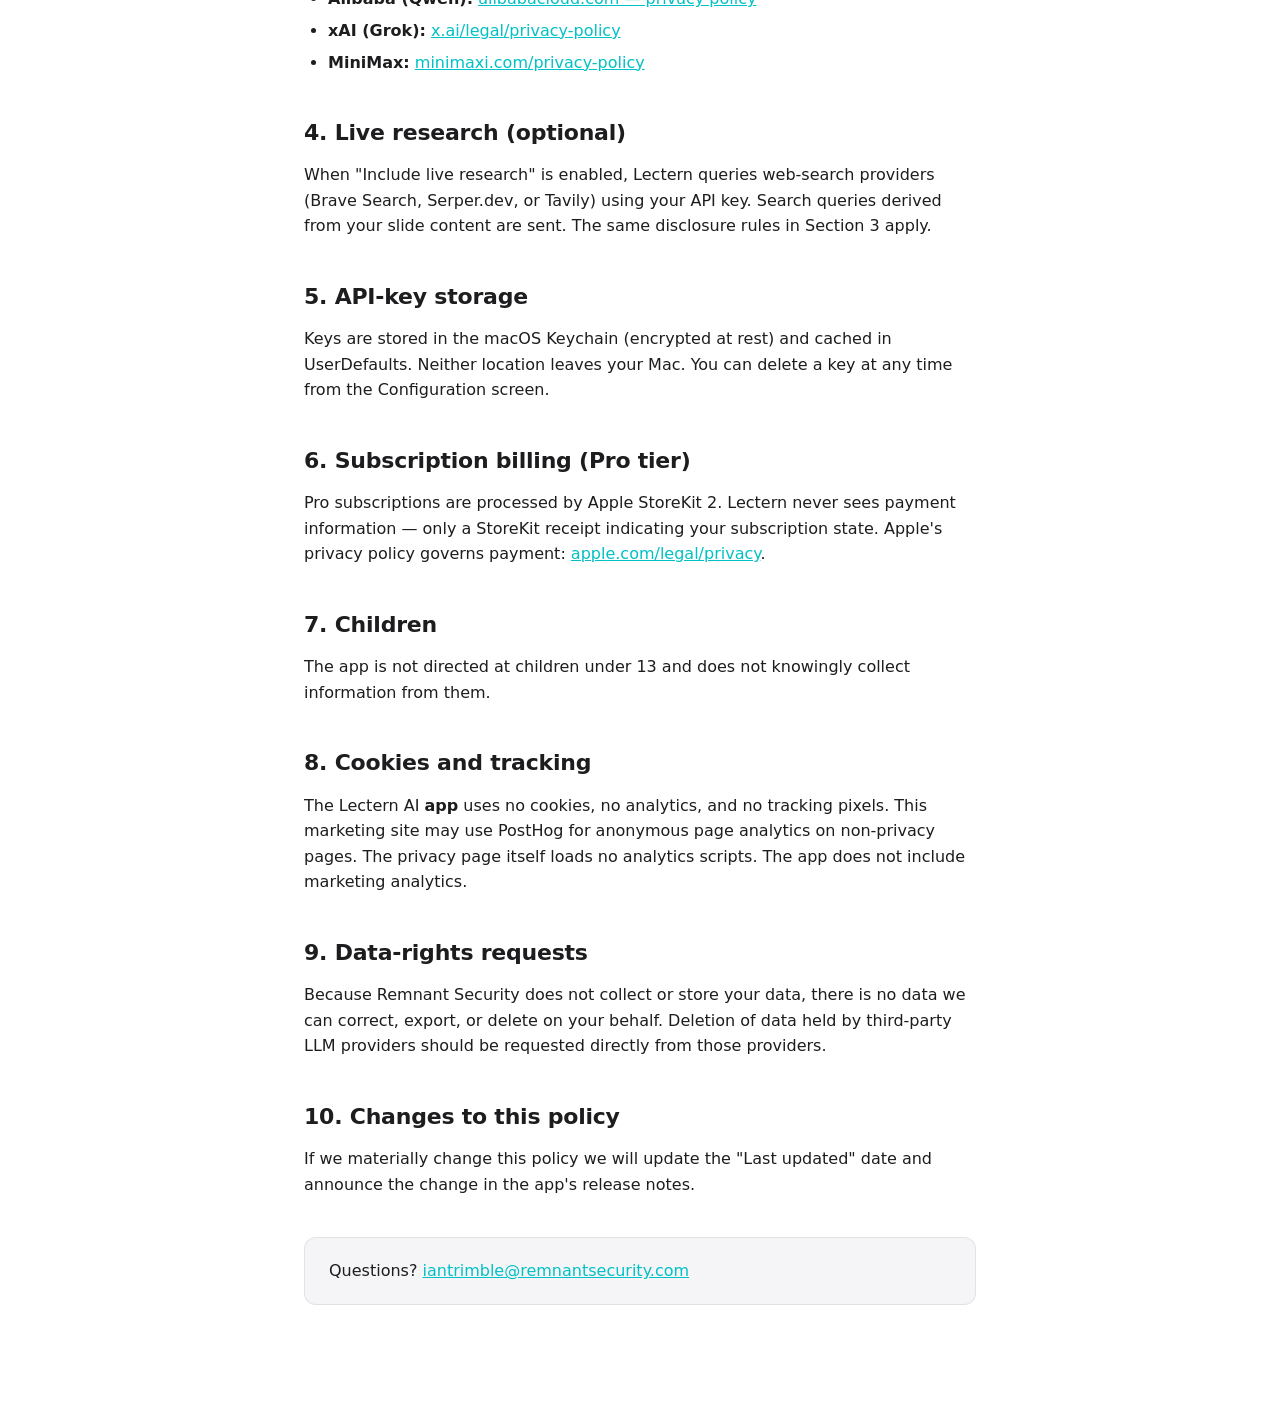
<file: privacy.html>
<!DOCTYPE html>
<html lang="en">
<head>
<meta charset="UTF-8">
<meta name="viewport" content="width=device-width, initial-scale=1.0">
<title>Privacy Policy — Lectern AI</title>
<link rel="canonical" href="https://lectern.remnantsecurity.com/privacy.html">
<link rel="icon" type="image/svg+xml" href="/favicon.svg">
<meta name="description" content="Lectern AI privacy policy. We have no servers, store no content, and transmit your slides directly to the LLM provider you authenticated with.">
  <meta property="og:site_name" content="Lectern AI">
  <meta property="og:type" content="website">
  <meta property="og:url" content="https://lectern.remnantsecurity.com/privacy.html">
  <meta property="og:title" content="Privacy Policy — Lectern AI">
  <meta property="og:description" content="Lectern AI privacy policy. We have no servers, store no content, and transmit your slides directly to the LLM provider you authenticated with.">
  <meta property="og:image" content="https://lectern.remnantsecurity.com/og-card.png">
  <meta property="og:image:width" content="1200">
  <meta property="og:image:height" content="630">
  <meta property="og:image:alt" content="Lectern AI: Talk tracks for every slide - Native macOS, BYOK.">
  <meta name="twitter:card" content="summary_large_image">
<meta name="theme-color" content="#00C1C6">
<style>
:root{--brand:#00C1C6;--brand-dark:#009699;--ink:#1D1D1F;--ink-muted:#6E6E73;--surface:#FFF;--surface-tint:#F5F5F7;--divider:rgba(0,0,0,.08)}
@media(prefers-color-scheme:dark){:root{--ink:#F5F5F7;--ink-muted:#A1A1A6;--surface:#1A1A1C;--surface-tint:#242426;--divider:rgba(255,255,255,.10)}body{background:#0E0E10}}
*{box-sizing:border-box}body{margin:0;font-family:-apple-system,BlinkMacSystemFont,"SF Pro Display",system-ui,sans-serif;color:var(--ink);background:var(--surface);font-size:16px;line-height:1.6;-webkit-font-smoothing:antialiased}
a{color:var(--brand)}.container{max-width:720px;margin:0 auto;padding:0 24px}
.nav{position:sticky;top:0;z-index:100;background:color-mix(in srgb,var(--surface) 85%,transparent);backdrop-filter:saturate(180%) blur(20px);-webkit-backdrop-filter:saturate(180%) blur(20px);border-bottom:1px solid var(--divider)}
.nav-inner{display:flex;align-items:center;justify-content:space-between;padding:14px 24px;max-width:1120px;margin:0 auto}
.nav-brand{display:flex;align-items:center;gap:10px;font-weight:600;font-size:17px;color:var(--ink);text-decoration:none}
.nav-brand-icon{width:28px;height:28px;border-radius:7px;background:linear-gradient(135deg,var(--brand),var(--brand-dark));color:#fff;font-weight:700;font-size:15px;display:flex;align-items:center;justify-content:center}
.legal{padding:64px 0 96px}.legal h1{font-size:clamp(32px,4vw,44px);font-weight:700;letter-spacing:-.015em;margin:0 0 12px}
.legal .revised{color:var(--ink-muted);font-size:14px;margin:0 0 32px}
.legal h2{margin:40px 0 12px;font-size:22px;font-weight:600;letter-spacing:-.01em}
.legal p{margin:12px 0}.legal ul,.legal ol{margin:12px 0;padding-left:24px}.legal li{margin:6px 0}
.legal code{background:var(--surface-tint);padding:2px 6px;border-radius:4px;font-size:14px;font-family:"SF Mono",Menlo,monospace}
.legal .contact-block{margin-top:40px;padding:20px 24px;background:var(--surface-tint);border-radius:12px;border:1px solid var(--divider)}
</style>
</head>
<body>

<nav class="nav">
  <div class="nav-inner">
    <a href="/" class="nav-brand">
      <span class="nav-brand-icon">L</span>
      <span>Lectern AI</span>
    </a>
  </div>
</nav>

<main class="legal">
  <div class="container">
    <h1>Privacy Policy</h1>
    <p class="revised">Last updated: April 25, 2026</p>

    <p>
      Lectern AI is a Mac app that runs on your computer. It does not phone home.
      It does not have servers. It does not collect analytics. The sections below
      describe this in detail so you can verify those claims against the app's
      App Store Connect privacy disclosures and the app's <code>PrivacyInfo.xcprivacy</code>
      manifest, which publishes the same information to Apple in machine-readable form.
    </p>

    <h2>1. Who we are</h2>
    <p>
      Lectern AI is developed and published by <strong>Remnant Security Group LLC</strong>
      (Ian Trimble). Contact: <a href="mailto:iantrimble@remnantsecurity.com">iantrimble@remnantsecurity.com</a>.
    </p>

    <h2>2. Data Lectern AI itself collects</h2>
    <p><strong>None that leaves your Mac.</strong> Specifically:</p>
    <ul>
      <li><strong>Your slides and presentations</strong> are read from the file(s) you select, processed locally in the app's sandbox, and written to the output folder you choose. No copy is kept by Lectern.</li>
      <li><strong>Generated talk tracks, handouts, labs, quizzes, diagrams, and PDFs</strong> are written to disk in the location you pick. Nothing is uploaded anywhere by Lectern.</li>
      <li><strong>Preferences</strong> (your chosen LLM provider, theme, output toggles, etc.) are stored in macOS UserDefaults inside the app's sandbox container.</li>
      <li><strong>API keys</strong> are stored in the macOS Keychain (encrypted) and cached in UserDefaults for fast access. They never leave your Mac except when used to authenticate requests to the LLM provider you chose.</li>
    </ul>
    <p>Lectern ships with no telemetry, analytics SDK, crash reporter, or feature-flag service. No data is sent to Remnant Security or Ian Trimble in the course of using the app.</p>

    <h2>3. Data sent to third-party LLM providers</h2>
    <p>To generate talk tracks and other artifacts, Lectern sends the text of your slides to a large language model. You bring your own API key for one of seven supported providers. When you trigger a generation:</p>
    <ol>
      <li>Lectern reads the slide text, bullets, notes, presentation outline, organization name, and subject template.</li>
      <li>It authenticates directly to the provider using your API key — Remnant Security has no servers in this path and cannot see your content or your key.</li>
      <li>The provider processes the request under <em>their</em> privacy policy and terms of service.</li>
      <li>The response is returned to your Mac and written to the output folder.</li>
    </ol>
    <p>Data governed by each provider's own privacy policy:</p>
    <ul>
      <li><strong>Anthropic (Claude):</strong> <a href="https://www.anthropic.com/privacy">anthropic.com/privacy</a></li>
      <li><strong>Google (Gemini):</strong> <a href="https://ai.google.dev/gemini-api/terms">ai.google.dev/gemini-api/terms</a></li>
      <li><strong>DeepSeek:</strong> <a href="https://www.deepseek.com/privacy">deepseek.com/privacy</a></li>
      <li><strong>Moonshot (Kimi):</strong> <a href="https://kimi.moonshot.cn/privacy">kimi.moonshot.cn/privacy</a></li>
      <li><strong>Alibaba (Qwen):</strong> <a href="https://www.alibabacloud.com/help/en/model-studio/privacy-policy">alibabacloud.com — privacy policy</a></li>
      <li><strong>xAI (Grok):</strong> <a href="https://x.ai/legal/privacy-policy">x.ai/legal/privacy-policy</a></li>
      <li><strong>MiniMax:</strong> <a href="https://www.minimaxi.com/privacy-policy">minimaxi.com/privacy-policy</a></li>
    </ul>

    <h2>4. Live research (optional)</h2>
    <p>When "Include live research" is enabled, Lectern queries web-search providers (Brave Search, Serper.dev, or Tavily) using your API key. Search queries derived from your slide content are sent. The same disclosure rules in Section 3 apply.</p>

    <h2>5. API-key storage</h2>
    <p>Keys are stored in the macOS Keychain (encrypted at rest) and cached in UserDefaults. Neither location leaves your Mac. You can delete a key at any time from the Configuration screen.</p>

    <h2>6. Subscription billing (Pro tier)</h2>
    <p>Pro subscriptions are processed by Apple StoreKit 2. Lectern never sees payment information — only a StoreKit receipt indicating your subscription state. Apple's privacy policy governs payment: <a href="https://www.apple.com/legal/privacy/">apple.com/legal/privacy</a>.</p>

    <h2>7. Children</h2>
    <p>The app is not directed at children under 13 and does not knowingly collect information from them.</p>

    <h2>8. Cookies and tracking</h2>
    <p>The Lectern AI <strong>app</strong> uses no cookies, no analytics, and no tracking pixels. This marketing site may use PostHog for anonymous page analytics on non-privacy pages. The privacy page itself loads no analytics scripts. The app does not include marketing analytics.</p>

    <h2>9. Data-rights requests</h2>
    <p>Because Remnant Security does not collect or store your data, there is no data we can correct, export, or delete on your behalf. Deletion of data held by third-party LLM providers should be requested directly from those providers.</p>

    <h2>10. Changes to this policy</h2>
    <p>If we materially change this policy we will update the "Last updated" date and announce the change in the app's release notes.</p>

    <p class="contact-block">Questions? <a href="mailto:iantrimble@remnantsecurity.com">iantrimble@remnantsecurity.com</a></p>
  </div>
</main>
</body>
</html>
</file>
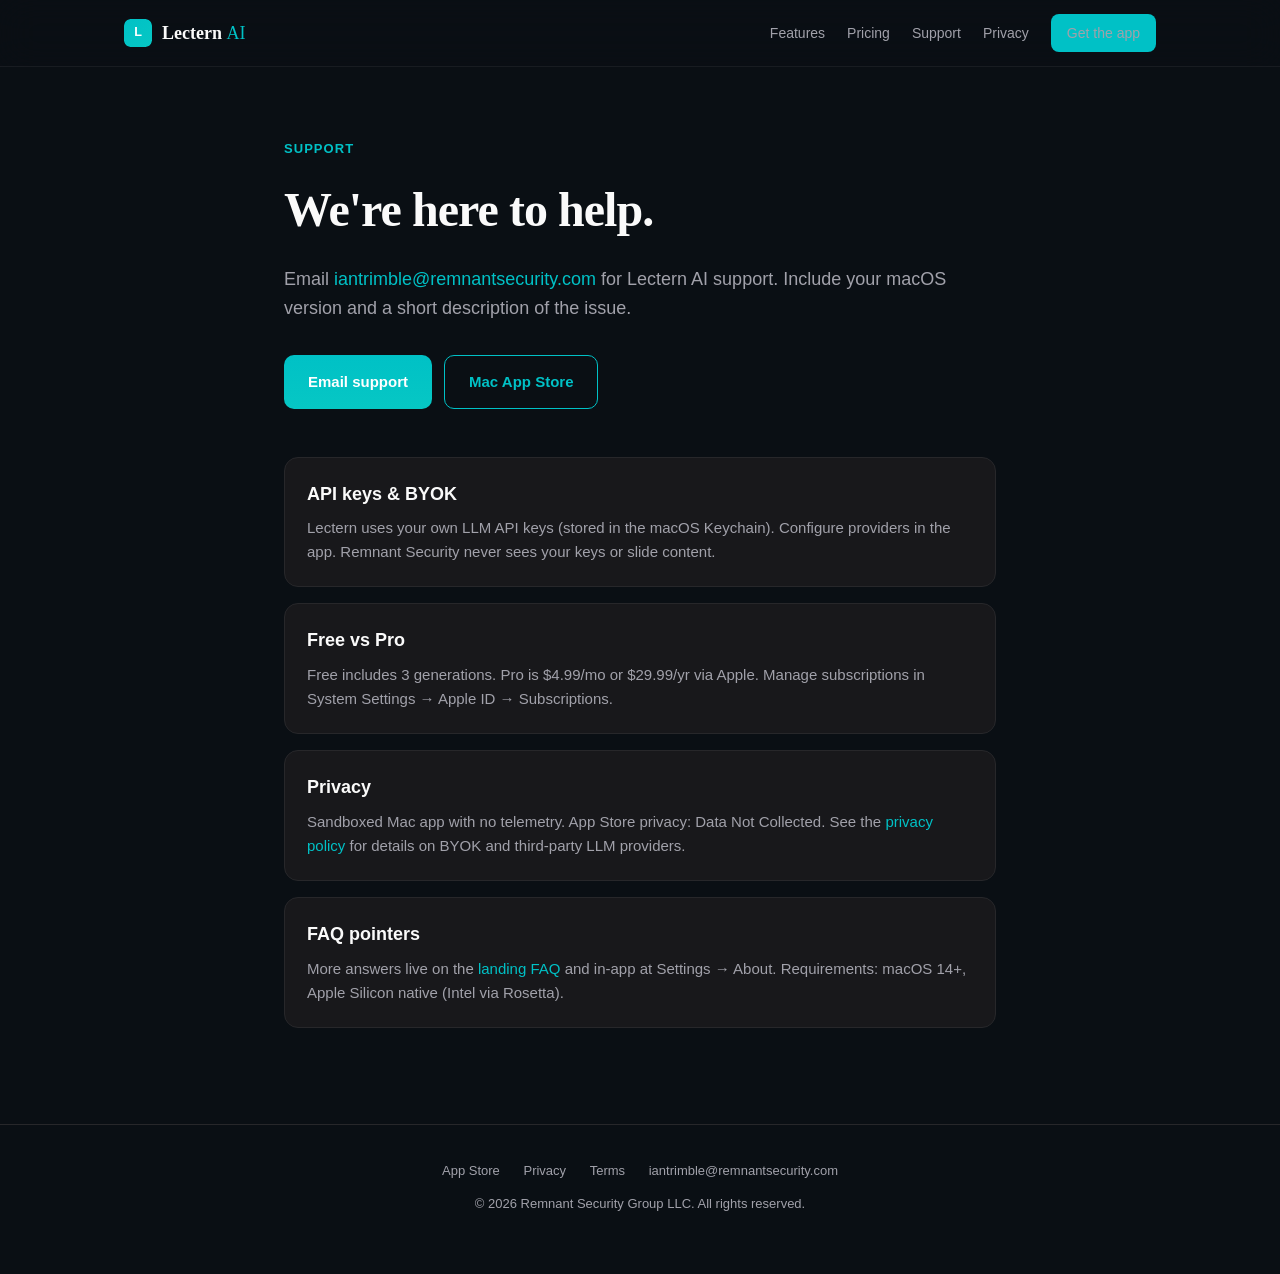
<file: support.html>
<!DOCTYPE html>
<html lang="en">
<head>
  <meta charset="UTF-8" />
  <meta name="viewport" content="width=device-width, initial-scale=1.0" />
  <title>Support — Lectern AI</title>
  <meta name="description" content="Support for Lectern AI on the Mac App Store. Contact iantrimble@remnantsecurity.com." />
  <meta property="og:site_name" content="Lectern AI">
  <meta property="og:type" content="website">
  <meta property="og:url" content="https://lectern.remnantsecurity.com/support.html">
  <meta property="og:title" content="Support — Lectern AI">
  <meta property="og:description" content="Support for Lectern AI on the Mac App Store. Contact iantrimble@remnantsecurity.com.">
  <meta property="og:image" content="https://lectern.remnantsecurity.com/og-card.png">
  <meta property="og:image:width" content="1200">
  <meta property="og:image:height" content="630">
  <meta property="og:image:alt" content="Lectern AI: Talk tracks for every slide - Native macOS, BYOK.">
  <meta name="twitter:card" content="summary_large_image">
  <link rel="canonical" href="https://lectern.remnantsecurity.com/support.html" />
  <link rel="icon" type="image/svg+xml" href="/favicon.svg" />
  <meta name="theme-color" content="#0A0F14" />
  <style>
    :root {
      --brand: #00C1C6; --brand-hover: #33D1D5; --navy: #0A0F14;
      --neutral-100: #18181B; --neutral-200: #27272A; --neutral-500: #A1A1AA;
      --neutral-700: #E4E4E7; --neutral-900: #FAFAFA;
    }
    * { box-sizing: border-box; margin: 0; padding: 0; }
    body { background: var(--navy); color: var(--neutral-700); font-family: -apple-system, BlinkMacSystemFont, "Segoe UI", Roboto, Helvetica, sans-serif; line-height: 1.6; -webkit-font-smoothing: antialiased; }
    a { color: var(--brand); text-decoration: none; }
    a:hover { color: var(--brand-hover); }
    nav.topbar { position: sticky; top: 0; z-index: 50; backdrop-filter: blur(18px); background: rgba(10,15,20,0.7); border-bottom: 1px solid rgba(255,255,255,0.06); }
    nav.topbar .inner { max-width: 1080px; margin: 0 auto; padding: 14px 24px; display: flex; align-items: center; gap: 16px; }
    nav.topbar .brand-mark { display: flex; align-items: center; gap: 10px; color: var(--neutral-900); }
    nav.topbar .brand-mark img { width: 28px; height: 28px; border-radius: 6px; }
    nav.topbar .name { font-family: "New York", Charter, Georgia, serif; font-weight: 600; font-size: 18px; }
    nav.topbar .name .ai { font-weight: 300; color: var(--brand); }
    nav.topbar .links { margin-left: auto; display: flex; gap: 22px; align-items: center; }
    nav.topbar .links a { color: var(--neutral-500); font-size: 14px; font-weight: 500; }
    nav.topbar .links a:hover { color: var(--neutral-900); }
    nav.topbar .cta { padding: 8px 16px; background: var(--brand); color: #fff; border-radius: 8px; font-size: 13px; font-weight: 600; }
    nav.topbar .cta:hover { background: var(--brand-hover); color: #fff; }
    main { max-width: 760px; margin: 0 auto; padding: 72px 24px 96px; }
    .eyebrow { color: var(--brand); font-size: 13px; font-weight: 600; letter-spacing: 0.08em; text-transform: uppercase; margin-bottom: 12px; }
    h1 { font-family: "New York", Charter, Georgia, serif; font-size: clamp(32px, 5vw, 48px); color: var(--neutral-900); margin-bottom: 16px; letter-spacing: -0.02em; }
    .lead { font-size: 18px; color: var(--neutral-500); margin-bottom: 32px; }
    .cta-row { display: flex; gap: 12px; flex-wrap: wrap; margin-bottom: 48px; }
    .btn { display: inline-flex; align-items: center; padding: 14px 24px; border-radius: 10px; font-weight: 600; font-size: 15px; }
    .btn-primary { background: linear-gradient(180deg, var(--brand), #06C7C4); color: #fff; }
    .btn-primary:hover { color: #fff; }
    .btn-secondary { border: 1.5px solid var(--brand); color: var(--brand); }
    .grid { display: grid; gap: 16px; }
    .card { padding: 22px; background: var(--neutral-100); border: 1px solid var(--neutral-200); border-radius: 14px; }
    .card h2 { color: var(--neutral-900); font-size: 18px; margin-bottom: 8px; }
    .card p { color: var(--neutral-500); font-size: 15px; }
    footer { padding: 36px 24px 60px; text-align: center; color: var(--neutral-500); font-size: 13px; border-top: 1px solid var(--neutral-200); }
    footer a { margin: 0 10px; color: var(--neutral-500); }
    footer a:hover { color: var(--neutral-900); }
  </style>
<style>
    /* Mobile-only note beside Mac App Store buttons. Hidden on desktop. */
    .mac-app-cta { display: contents; }
    .mac-app-note { display: none; }
    @media (max-width: 768px) {
      nav.topbar .inner { flex-wrap: wrap; }
      nav.topbar .links {
        flex-wrap: wrap;
        justify-content: flex-end;
        row-gap: 8px;
        column-gap: 12px;
      }
      .mac-app-note {
        display: block;
        box-sizing: border-box;
        width: 100%;
        max-width: 36em;
        margin: 8px 0 0;
        padding: 10px 12px;
        border: 1px solid var(--neutral-200);
        border-radius: 8px;
        background: var(--neutral-100);
        color: var(--neutral-700);
        font-size: 13px;
        font-weight: 500;
        line-height: 1.45;
        text-align: left;
      }
      .mac-app-note a {
        font-weight: 700;
        text-decoration: underline;
        text-underline-offset: 2px;
      }
      nav.topbar .mac-app-note {
        flex: 1 0 100%;
        max-width: none;
        margin: 8px 0 0;
        order: 2;
      }
      .cta-row .mac-app-note {
        flex: 1 0 100%;
        max-width: 36em;
      }
    }
</style>
</head>
<body>
  <nav class="topbar">
    <div class="inner">
      <a href="/" class="brand-mark">
        <img src="favicon.svg" alt="Lectern AI icon" />
        <span class="name">Lectern <span class="ai">AI</span></span>
      </a>
      <div class="links">
        <a href="/#features">Features</a>
        <a href="/#pricing">Pricing</a>
        <a href="/support.html">Support</a>
        <a href="/privacy.html">Privacy</a>
        <a href="https://apps.apple.com/us/app/lectern-ai/id6761786041?mt=12&amp;ct=EXP-20260903-LECTERN-SITE-01" class="cta">Get the app</a>
      </div>
      <span class="mac-app-note">This is a Mac app. Open this page on your Mac to download. <a href="mailto:?subject=Lectern%20AI%20%E2%80%94%20Mac%20App%20Store%20link&amp;body=This%20is%20a%20Mac%20app%2E%20Open%20this%20link%20on%20your%20Mac%20to%20download%3A%0A%0Ahttps%3A%2F%2Fapps%2Eapple%2Ecom%2Fus%2Fapp%2Flectern-ai%2Fid6761786041%3Fmt%3D12%26ct%3DEXP-20260903-LECTERN-SITE-01">Email me the link</a></span>
    </div>
  </nav>
  <main>
    <div class="eyebrow">Support</div>
    <h1>We're here to help.</h1>
    <p class="lead">Email <a href="mailto:iantrimble@remnantsecurity.com">iantrimble@remnantsecurity.com</a> for Lectern AI support. Include your macOS version and a short description of the issue.</p>
    <div class="cta-row">
      <a class="btn btn-primary" href="mailto:iantrimble@remnantsecurity.com">Email support</a>
      <span class="mac-app-cta"><a class="btn btn-secondary" href="https://apps.apple.com/us/app/lectern-ai/id6761786041?mt=12&amp;ct=EXP-20260903-LECTERN-SITE-01">Mac App Store</a><span class="mac-app-note">This is a Mac app. Open this page on your Mac to download. <a href="mailto:?subject=Lectern%20AI%20%E2%80%94%20Mac%20App%20Store%20link&amp;body=This%20is%20a%20Mac%20app%2E%20Open%20this%20link%20on%20your%20Mac%20to%20download%3A%0A%0Ahttps%3A%2F%2Fapps%2Eapple%2Ecom%2Fus%2Fapp%2Flectern-ai%2Fid6761786041%3Fmt%3D12%26ct%3DEXP-20260903-LECTERN-SITE-01">Email me the link</a></span></span>
    </div>
    <div class="grid">
      <article class="card">
        <h2>API keys &amp; BYOK</h2>
        <p>Lectern uses your own LLM API keys (stored in the macOS Keychain). Configure providers in the app. Remnant Security never sees your keys or slide content.</p>
      </article>
      <article class="card">
        <h2>Free vs Pro</h2>
        <p>Free includes 3 generations. Pro is $4.99/mo or $29.99/yr via Apple. Manage subscriptions in System Settings → Apple ID → Subscriptions.</p>
      </article>
      <article class="card">
        <h2>Privacy</h2>
        <p>Sandboxed Mac app with no telemetry. App Store privacy: Data Not Collected. See the <a href="/privacy.html">privacy policy</a> for details on BYOK and third-party LLM providers.</p>
      </article>
      <article class="card">
        <h2>FAQ pointers</h2>
        <p>More answers live on the <a href="/#faq">landing FAQ</a> and in-app at Settings → About. Requirements: macOS 14+, Apple Silicon native (Intel via Rosetta).</p>
      </article>
    </div>
  </main>
  <footer>
    <div>
      <a href="https://apps.apple.com/us/app/lectern-ai/id6761786041?mt=12&amp;ct=EXP-20260903-LECTERN-SITE-01">App Store</a>
      <a href="/privacy.html">Privacy</a>
      <a href="/terms.html">Terms</a>
      <a href="mailto:iantrimble@remnantsecurity.com">iantrimble@remnantsecurity.com</a>
    </div>
    <p style="margin-top:12px">© 2026 Remnant Security Group LLC. All rights reserved.</p>
  </footer>
  <script src="/ct.js" data-fallback-ct="EXP-20260903-LECTERN-SITE-01"></script>
<script src="/posthog.js"></script>
</body>
</html>
</file>
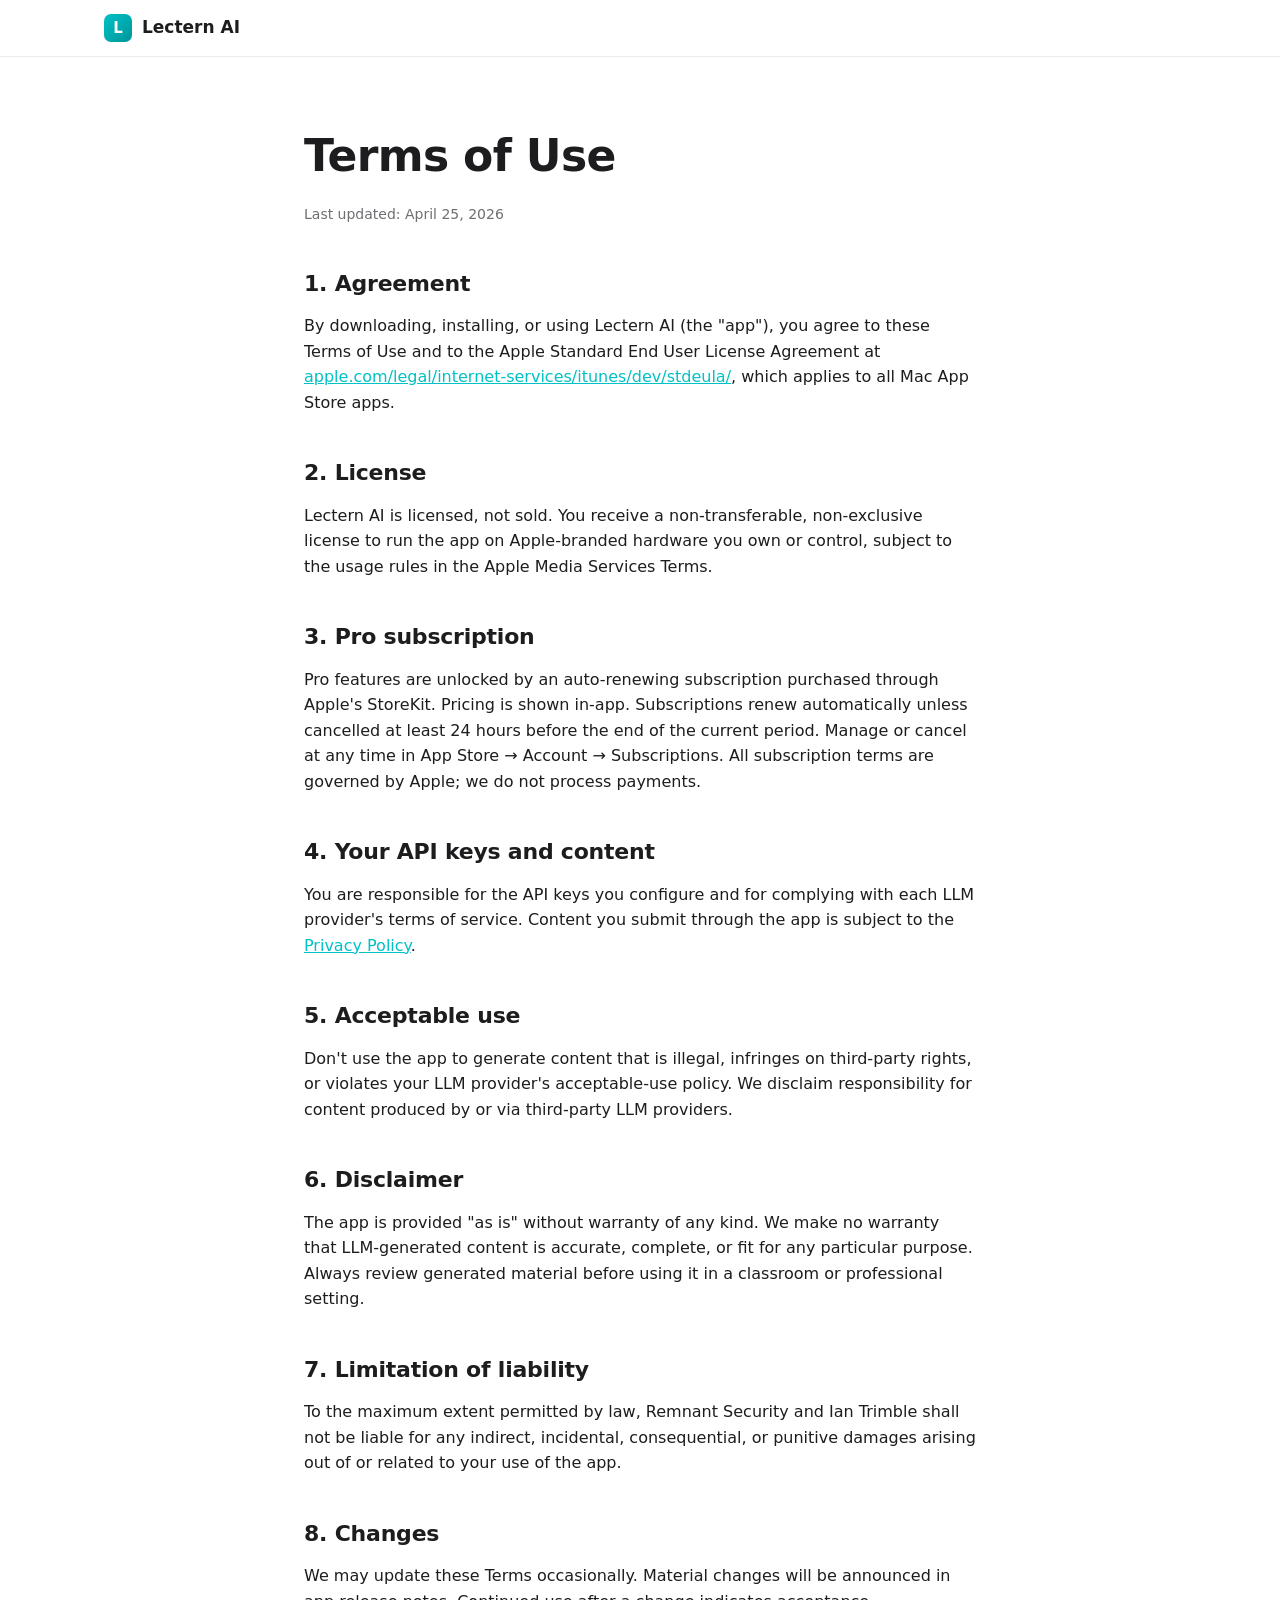
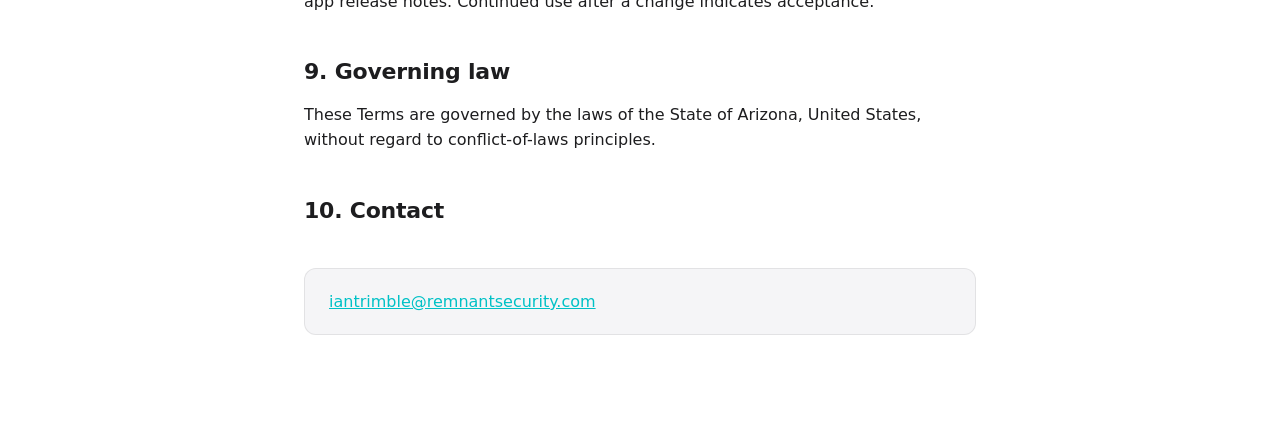
<file: terms.html>
<!DOCTYPE html>
<html lang="en">
<head>
<meta charset="UTF-8">
<meta name="viewport" content="width=device-width, initial-scale=1.0">
<title>Terms of Use — Lectern AI</title>
<link rel="canonical" href="https://lectern.remnantsecurity.com/terms.html">
<link rel="icon" type="image/svg+xml" href="/favicon.svg">
<meta name="theme-color" content="#00C1C6">
<style>
:root{--brand:#00C1C6;--brand-dark:#009699;--ink:#1D1D1F;--ink-muted:#6E6E73;--surface:#FFF;--surface-tint:#F5F5F7;--divider:rgba(0,0,0,.08)}
@media(prefers-color-scheme:dark){:root{--ink:#F5F5F7;--ink-muted:#A1A1A6;--surface:#1A1A1C;--surface-tint:#242426;--divider:rgba(255,255,255,.10)}body{background:#0E0E10}}
*{box-sizing:border-box}body{margin:0;font-family:-apple-system,BlinkMacSystemFont,"SF Pro Display",system-ui,sans-serif;color:var(--ink);background:var(--surface);font-size:16px;line-height:1.6;-webkit-font-smoothing:antialiased}
a{color:var(--brand)}.container{max-width:720px;margin:0 auto;padding:0 24px}
.nav{position:sticky;top:0;z-index:100;background:color-mix(in srgb,var(--surface) 85%,transparent);backdrop-filter:saturate(180%) blur(20px);-webkit-backdrop-filter:saturate(180%) blur(20px);border-bottom:1px solid var(--divider)}
.nav-inner{display:flex;align-items:center;justify-content:space-between;padding:14px 24px;max-width:1120px;margin:0 auto}
.nav-brand{display:flex;align-items:center;gap:10px;font-weight:600;font-size:17px;color:var(--ink);text-decoration:none}
.nav-brand-icon{width:28px;height:28px;border-radius:7px;background:linear-gradient(135deg,var(--brand),var(--brand-dark));color:#fff;font-weight:700;font-size:15px;display:flex;align-items:center;justify-content:center}
.legal{padding:64px 0 96px}.legal h1{font-size:clamp(32px,4vw,44px);font-weight:700;letter-spacing:-.015em;margin:0 0 12px}
.legal .revised{color:var(--ink-muted);font-size:14px;margin:0 0 32px}
.legal h2{margin:40px 0 12px;font-size:22px;font-weight:600;letter-spacing:-.01em}
.legal p{margin:12px 0}.legal ul,.legal ol{margin:12px 0;padding-left:24px}.legal li{margin:6px 0}
.legal .contact-block{margin-top:40px;padding:20px 24px;background:var(--surface-tint);border-radius:12px;border:1px solid var(--divider)}
</style>
  <meta property="og:site_name" content="Lectern AI">
  <meta property="og:type" content="website">
  <meta property="og:url" content="https://lectern.remnantsecurity.com/terms.html">
  <meta property="og:title" content="Terms of Use — Lectern AI">
  <meta property="og:image" content="https://lectern.remnantsecurity.com/og-card.png">
  <meta property="og:image:width" content="1200">
  <meta property="og:image:height" content="630">
  <meta property="og:image:alt" content="Lectern AI: Talk tracks for every slide - Native macOS, BYOK.">
  <meta name="twitter:card" content="summary_large_image">
</head>
<body>

<nav class="nav">
  <div class="nav-inner">
    <a href="/" class="nav-brand">
      <span class="nav-brand-icon">L</span>
      <span>Lectern AI</span>
    </a>
  </div>
</nav>

<main class="legal">
  <div class="container">
    <h1>Terms of Use</h1>
    <p class="revised">Last updated: April 25, 2026</p>

    <h2>1. Agreement</h2>
    <p>By downloading, installing, or using Lectern AI (the "app"), you agree to these Terms of Use and to the Apple Standard End User License Agreement at <a href="https://www.apple.com/legal/internet-services/itunes/dev/stdeula/">apple.com/legal/internet-services/itunes/dev/stdeula/</a>, which applies to all Mac App Store apps.</p>

    <h2>2. License</h2>
    <p>Lectern AI is licensed, not sold. You receive a non-transferable, non-exclusive license to run the app on Apple-branded hardware you own or control, subject to the usage rules in the Apple Media Services Terms.</p>

    <h2>3. Pro subscription</h2>
    <p>Pro features are unlocked by an auto-renewing subscription purchased through Apple's StoreKit. Pricing is shown in-app. Subscriptions renew automatically unless cancelled at least 24 hours before the end of the current period. Manage or cancel at any time in App Store &rarr; Account &rarr; Subscriptions. All subscription terms are governed by Apple; we do not process payments.</p>

    <h2>4. Your API keys and content</h2>
    <p>You are responsible for the API keys you configure and for complying with each LLM provider's terms of service. Content you submit through the app is subject to the <a href="/privacy.html">Privacy Policy</a>.</p>

    <h2>5. Acceptable use</h2>
    <p>Don't use the app to generate content that is illegal, infringes on third-party rights, or violates your LLM provider's acceptable-use policy. We disclaim responsibility for content produced by or via third-party LLM providers.</p>

    <h2>6. Disclaimer</h2>
    <p>The app is provided "as is" without warranty of any kind. We make no warranty that LLM-generated content is accurate, complete, or fit for any particular purpose. Always review generated material before using it in a classroom or professional setting.</p>

    <h2>7. Limitation of liability</h2>
    <p>To the maximum extent permitted by law, Remnant Security and Ian Trimble shall not be liable for any indirect, incidental, consequential, or punitive damages arising out of or related to your use of the app.</p>

    <h2>8. Changes</h2>
    <p>We may update these Terms occasionally. Material changes will be announced in app release notes. Continued use after a change indicates acceptance.</p>

    <h2>9. Governing law</h2>
    <p>These Terms are governed by the laws of the State of Arizona, United States, without regard to conflict-of-laws principles.</p>

    <h2>10. Contact</h2>
    <p class="contact-block"><a href="mailto:iantrimble@remnantsecurity.com">iantrimble@remnantsecurity.com</a></p>
  </div>
</main>
</body>
</html>
</file>
